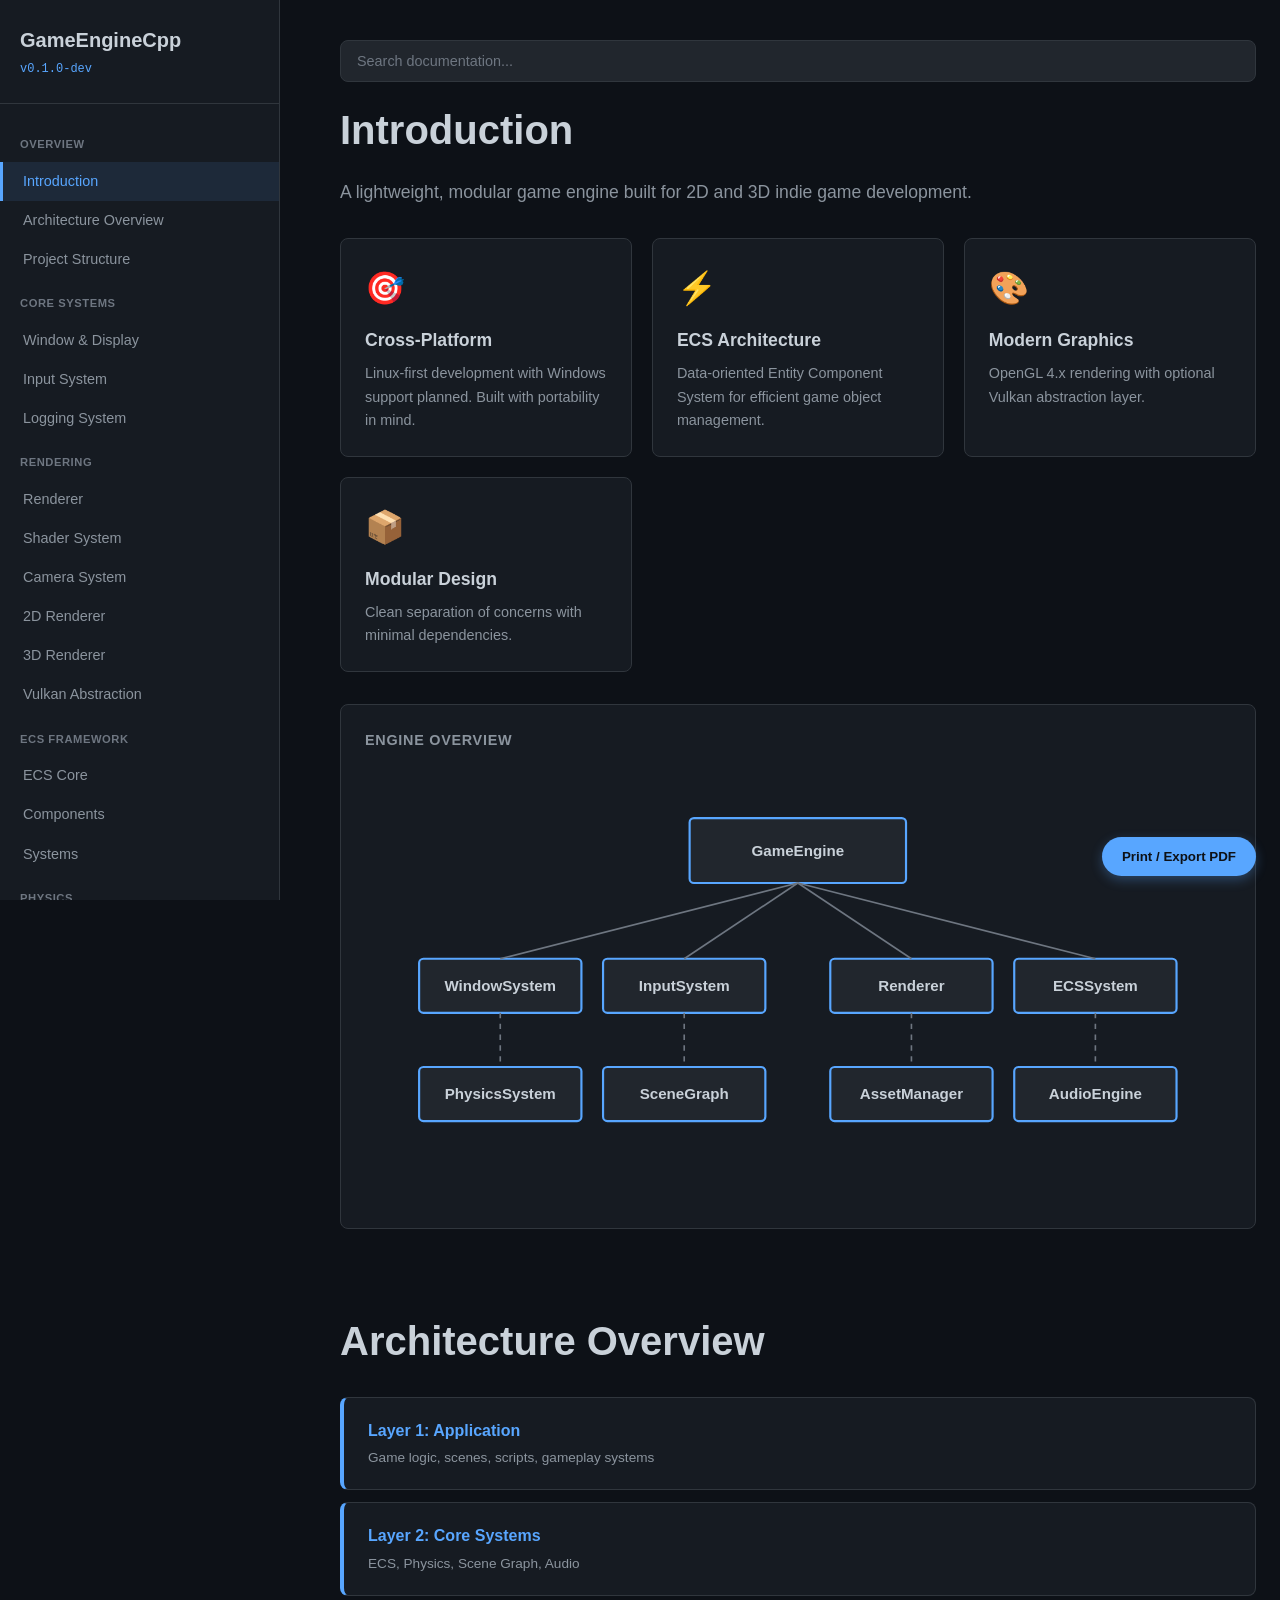
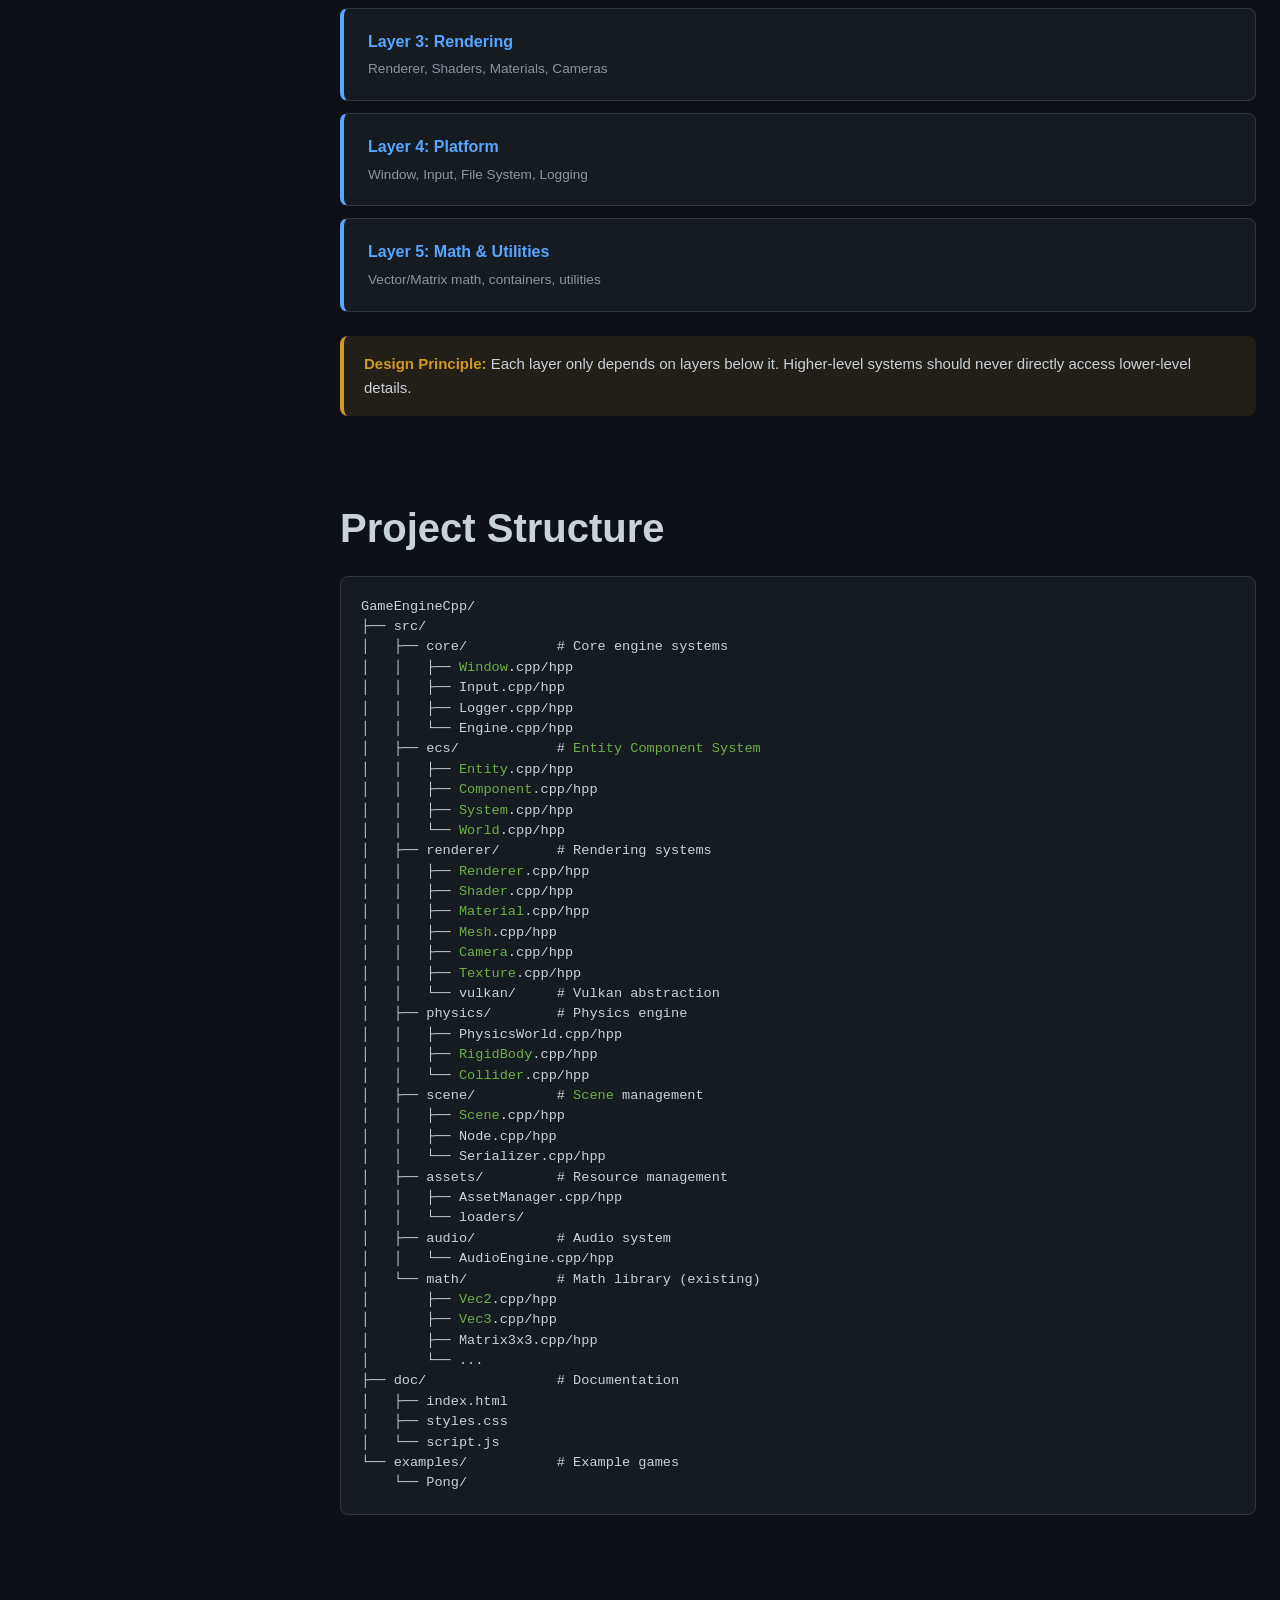
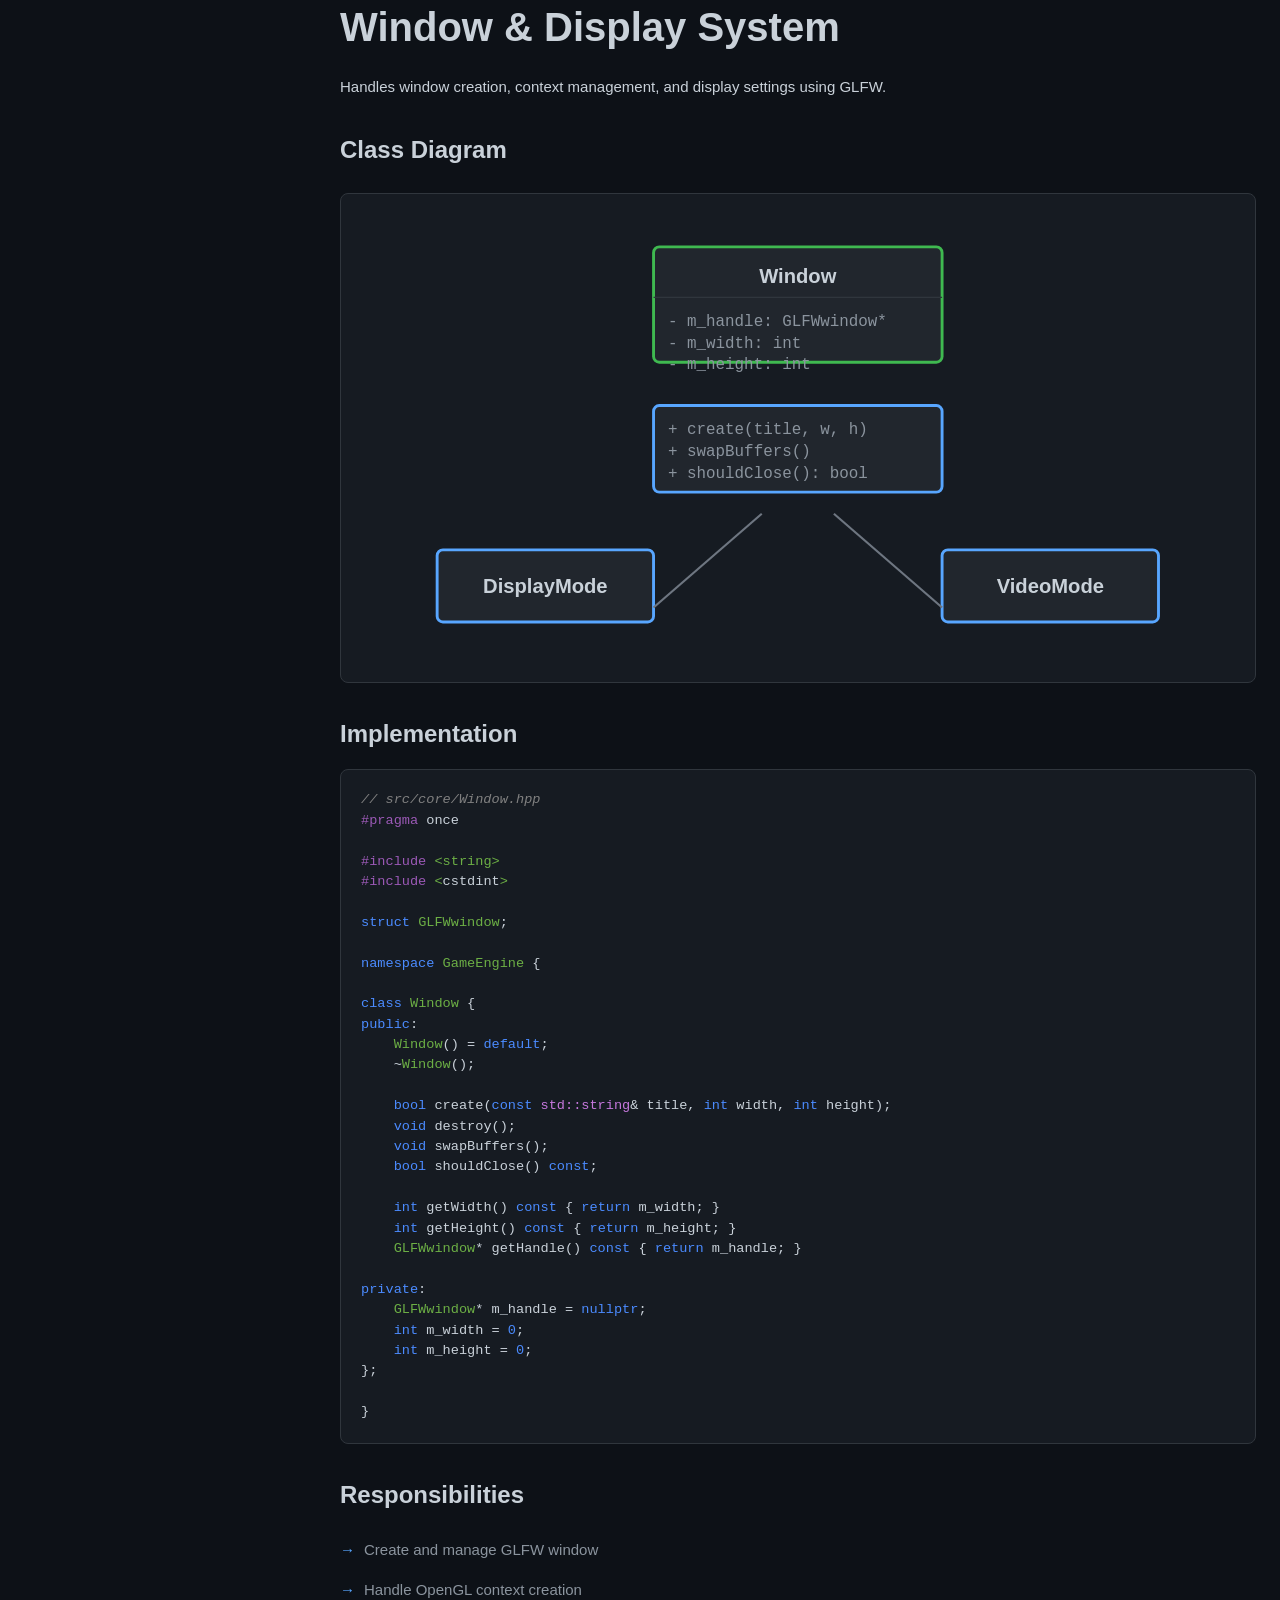
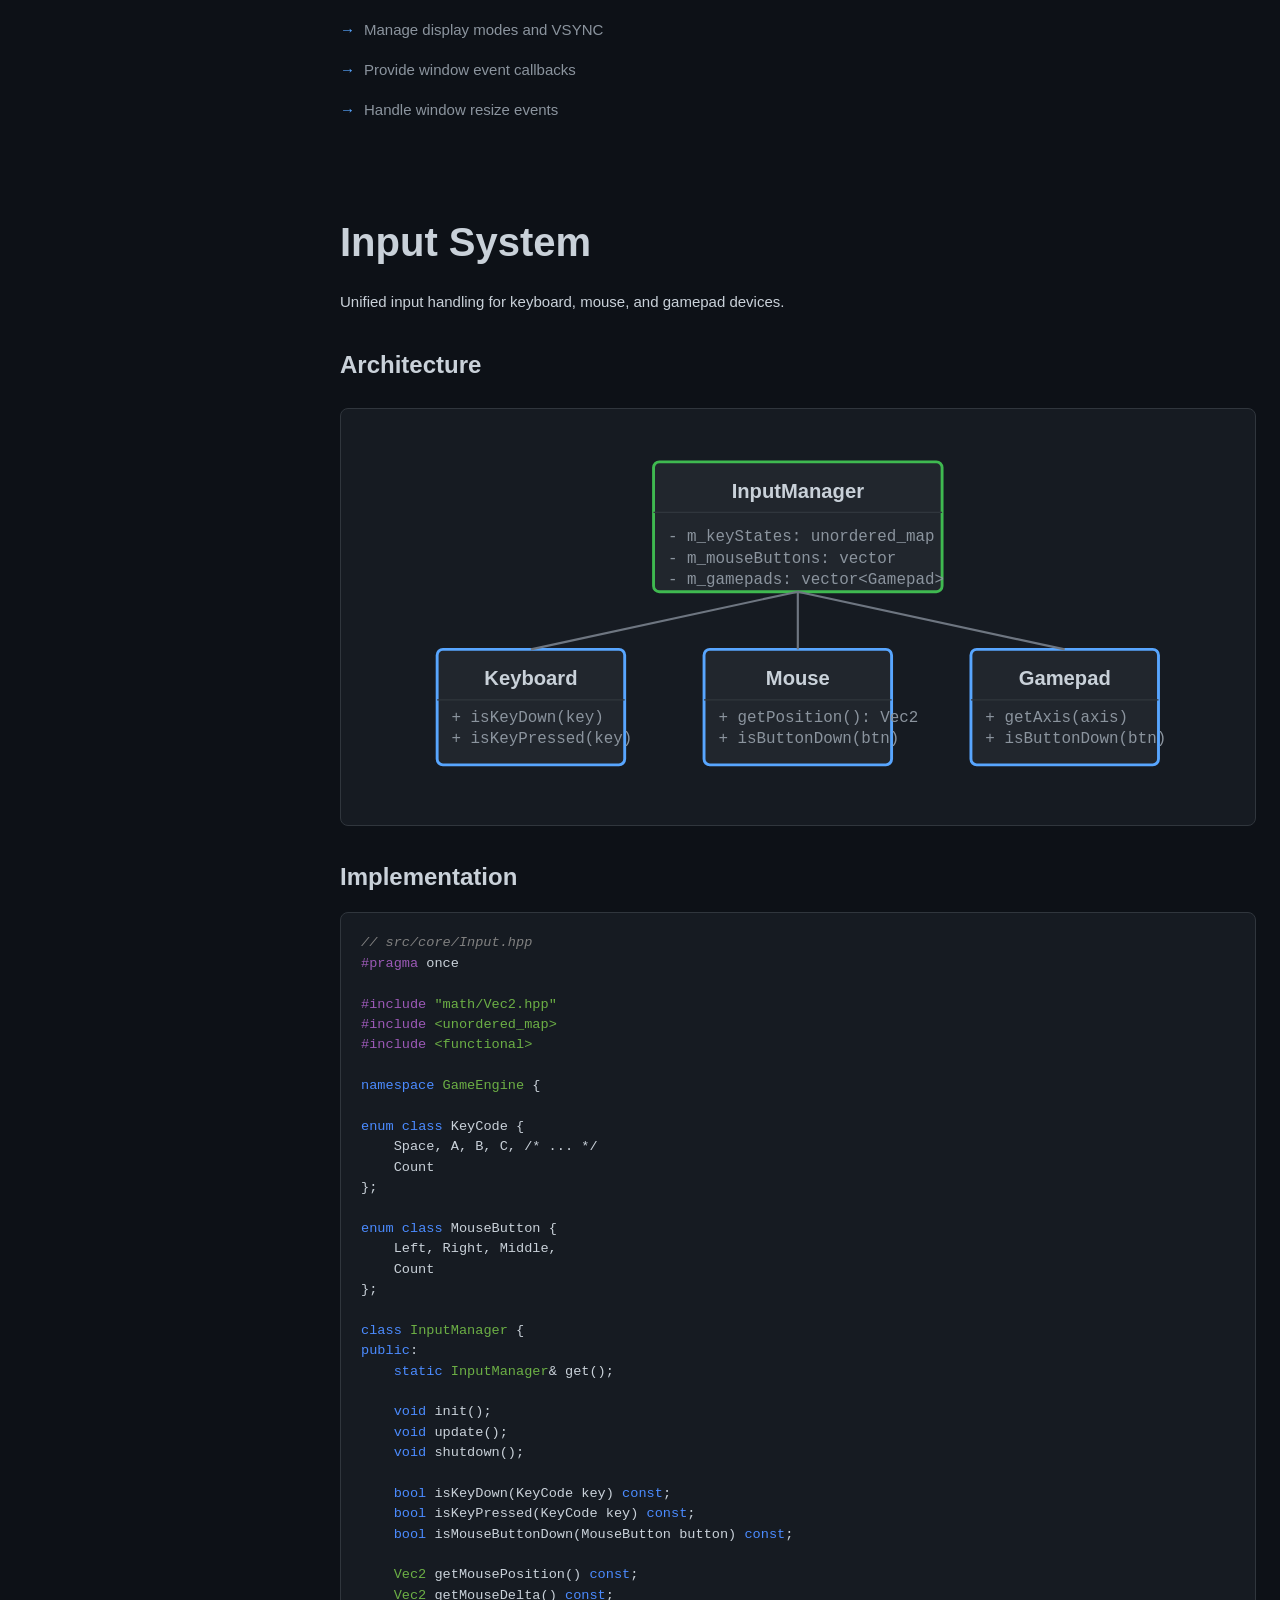
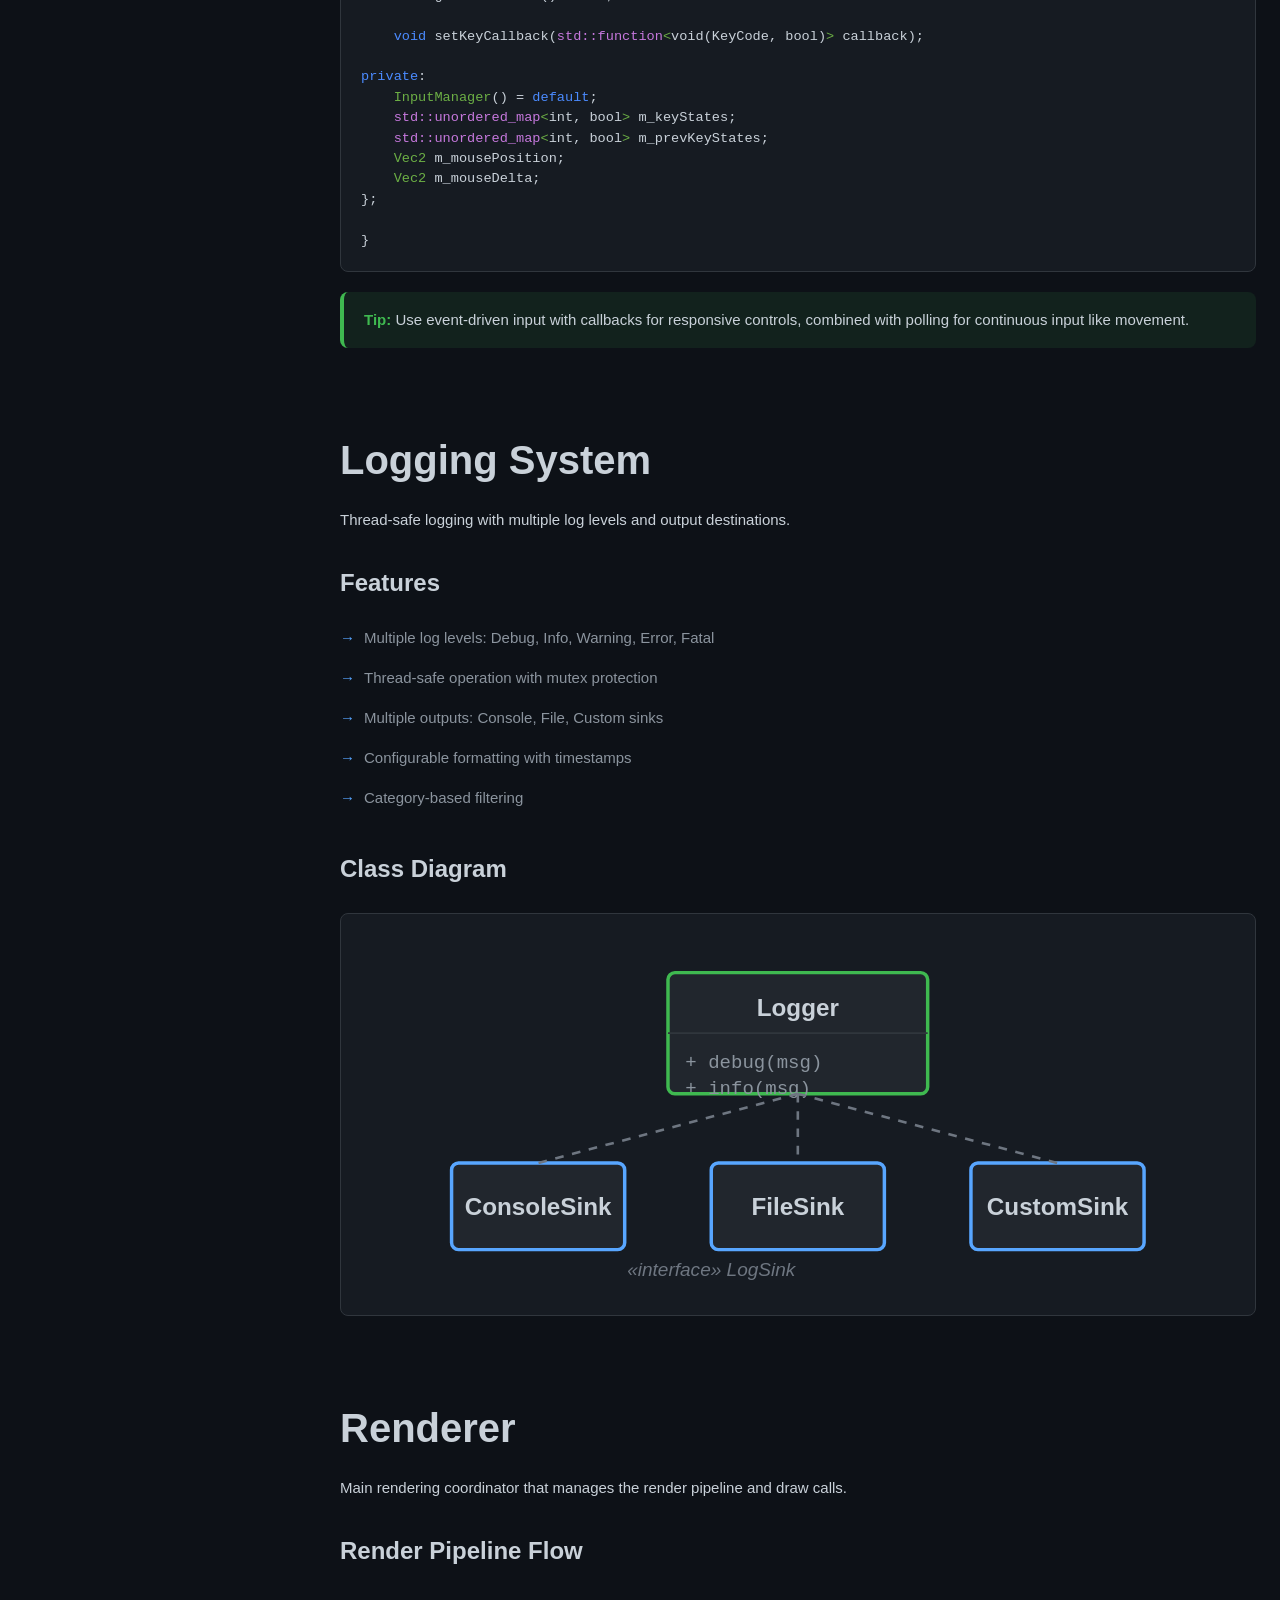
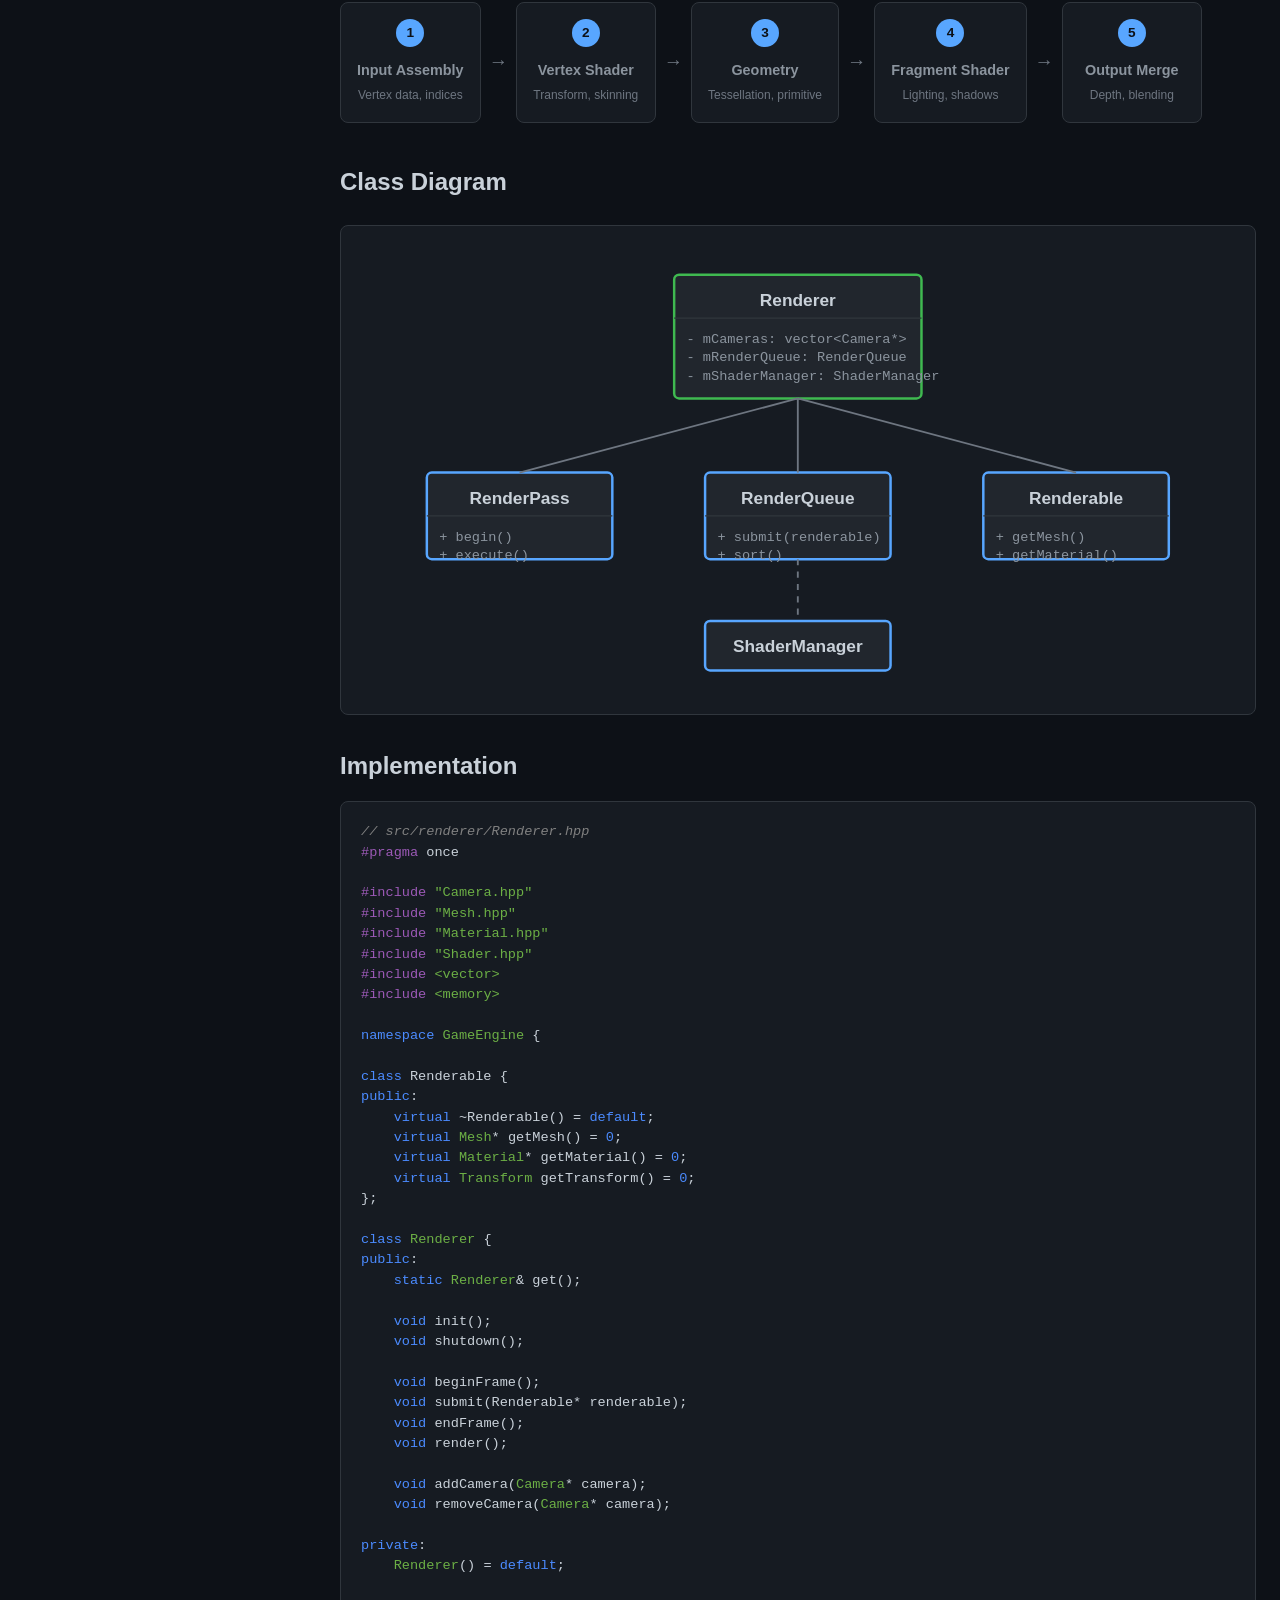
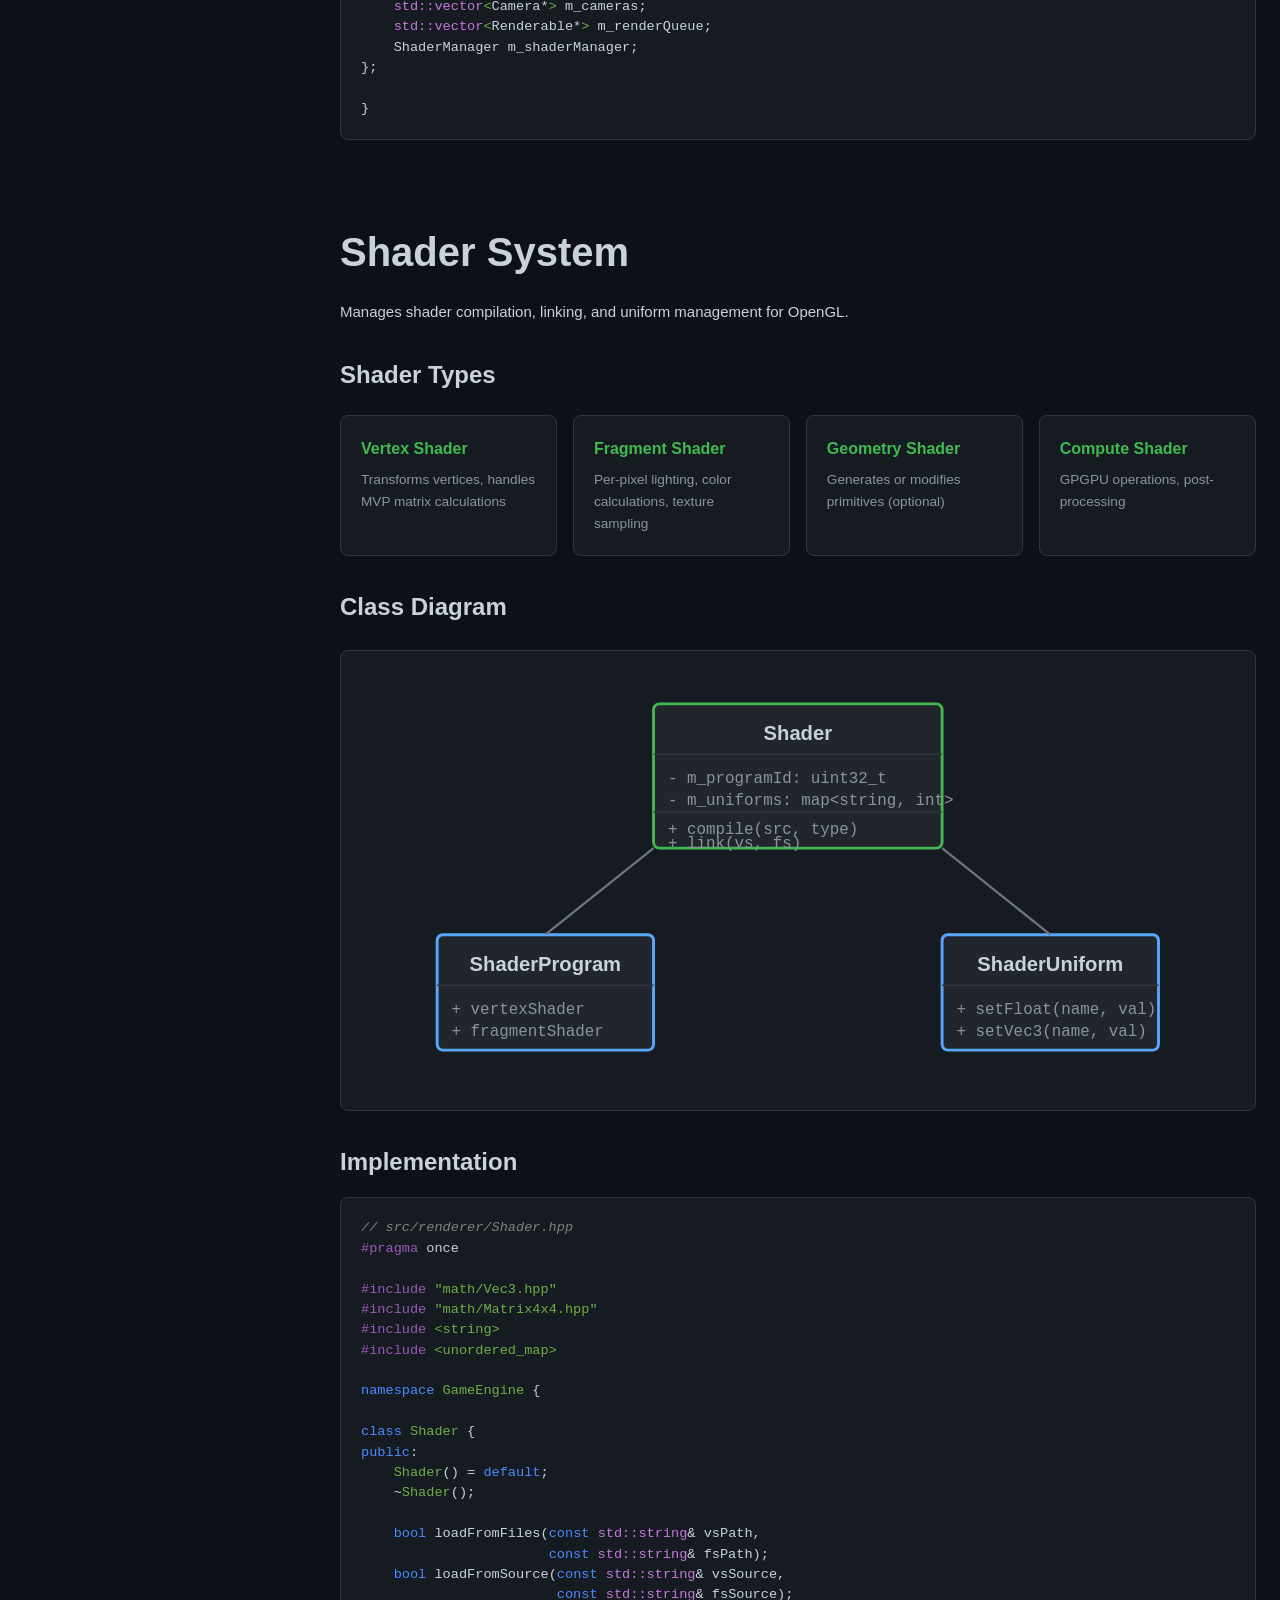
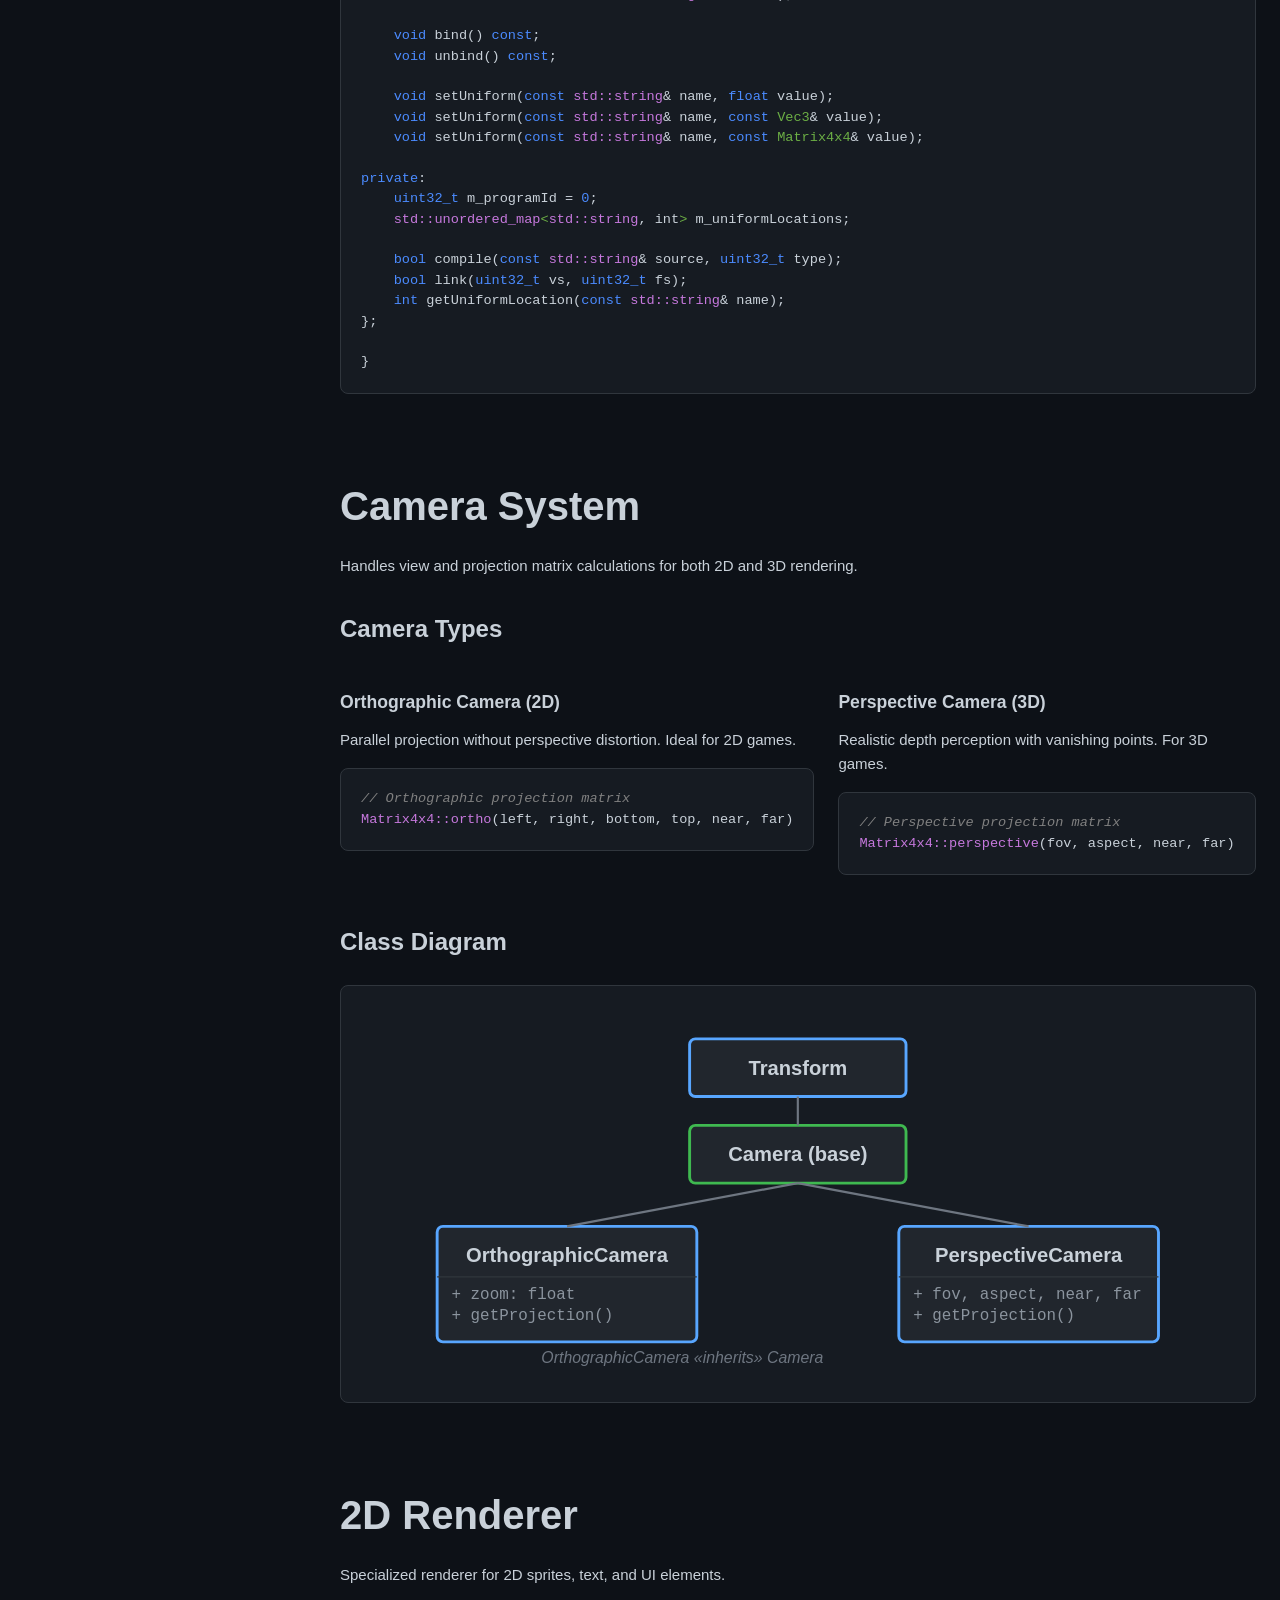
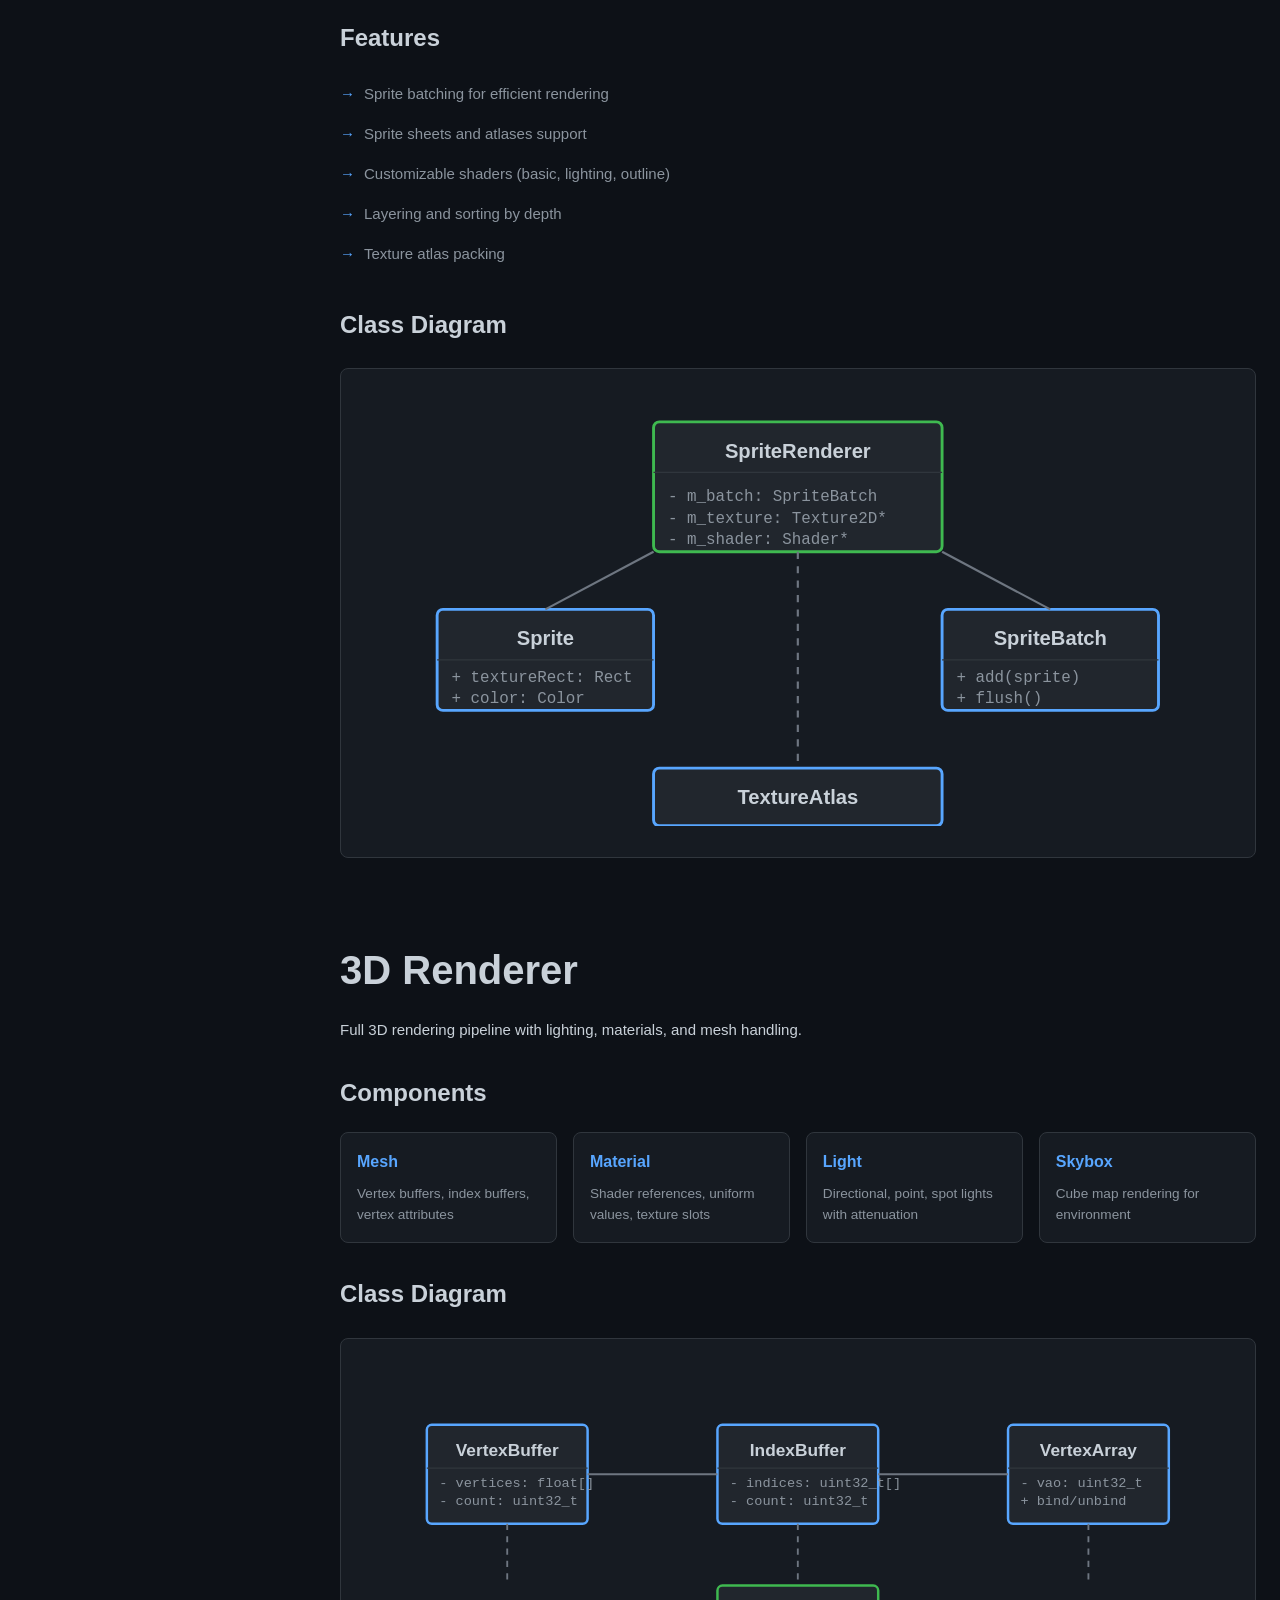
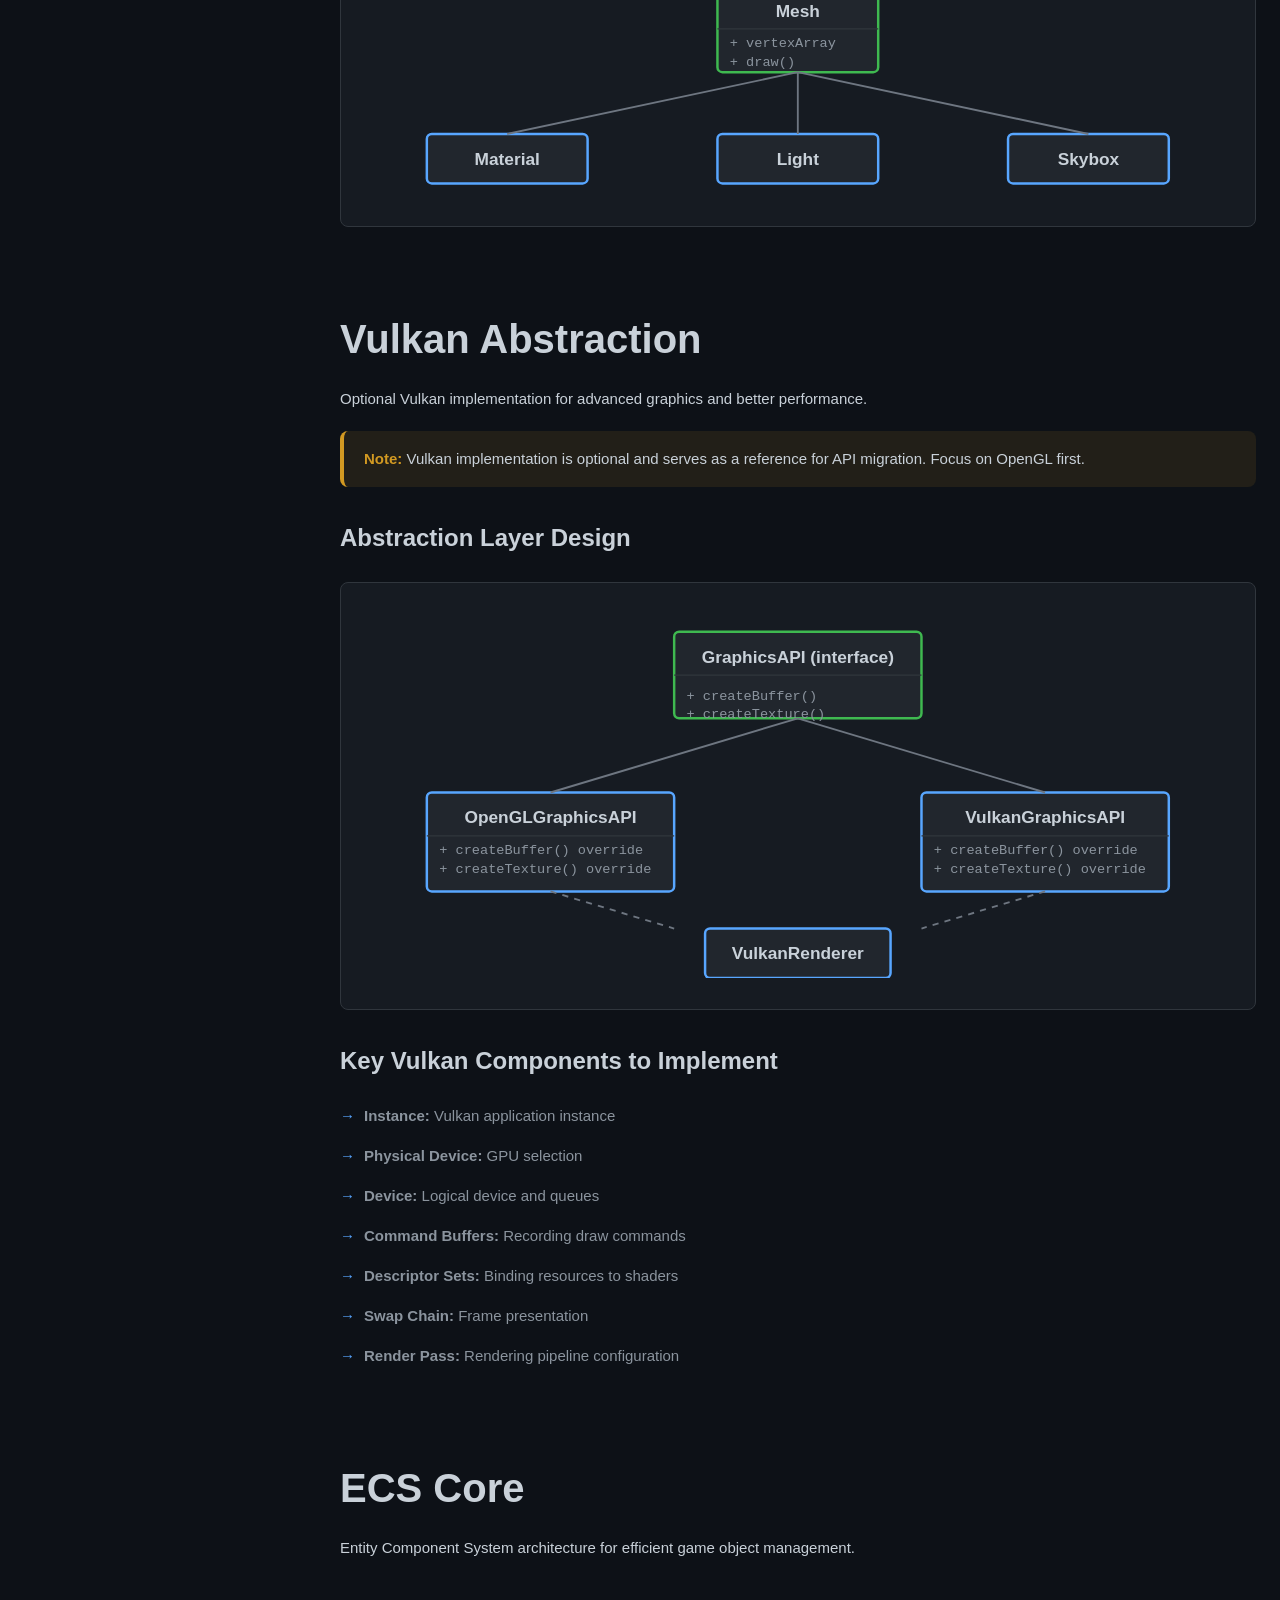
<file: C++/GameEngineCpp/doc/index.html>
<!DOCTYPE html>
<html lang="en">
<head>
    <meta charset="UTF-8">
    <meta name="viewport" content="width=device-width, initial-scale=1.0">
    <title>GameEngineCpp - Documentation</title>
    <link rel="stylesheet" href="styles.css">
    <link rel="icon" type="image/svg+xml" href="data:image/svg+xml,<svg xmlns='http://www.w3.org/2000/svg' viewBox='0 0 100 100'><text y='.9em' font-size='90'>🎮</text></svg>">
</head>
<body>
    <div class="app">
        <aside class="sidebar">
            <div class="sidebar-header">
                <h1>GameEngineCpp</h1>
                <p class="version">v0.1.0-dev</p>
            </div>
            <nav class="sidebar-nav">
                <div class="nav-section">
                    <h2>Overview</h2>
                    <ul>
                        <li><a href="#introduction" class="nav-link active">Introduction</a></li>
                        <li><a href="#architecture" class="nav-link">Architecture Overview</a></li>
                        <li><a href="#project-structure" class="nav-link">Project Structure</a></li>
                    </ul>
                </div>
                <div class="nav-section">
                    <h2>Core Systems</h2>
                    <ul>
                        <li><a href="#window-system" class="nav-link">Window & Display</a></li>
                        <li><a href="#input-system" class="nav-link">Input System</a></li>
                        <li><a href="#logging" class="nav-link">Logging System</a></li>
                    </ul>
                </div>
                <div class="nav-section">
                    <h2>Rendering</h2>
                    <ul>
                        <li><a href="#renderer" class="nav-link">Renderer</a></li>
                        <li><a href="#shader-system" class="nav-link">Shader System</a></li>
                        <li><a href="#camera-system" class="nav-link">Camera System</a></li>
                        <li><a href="#2d-renderer" class="nav-link">2D Renderer</a></li>
                        <li><a href="#3d-renderer" class="nav-link">3D Renderer</a></li>
                        <li><a href="#vulkan-abstraction" class="nav-link">Vulkan Abstraction</a></li>
                    </ul>
                </div>
                <div class="nav-section">
                    <h2>ECS Framework</h2>
                    <ul>
                        <li><a href="#ecs-core" class="nav-link">ECS Core</a></li>
                        <li><a href="#components" class="nav-link">Components</a></li>
                        <li><a href="#systems" class="nav-link">Systems</a></li>
                    </ul>
                </div>
                <div class="nav-section">
                    <h2>Physics</h2>
                    <ul>
                        <li><a href="#physics-core" class="nav-link">Physics Core</a></li>
                        <li><a href="#collision" class="nav-link">Collision Detection</a></li>
                        <li><a href="#rigid-bodies" class="nav-link">Rigid Bodies</a></li>
                    </ul>
                </div>
                <div class="nav-section">
                    <h2>Scene Management</h2>
                    <ul>
                        <li><a href="#scene-graph" class="nav-link">Scene Graph</a></li>
                        <li><a href="#transform" class="nav-link">Transform System</a></li>
                        <li><a href="#serialization" class="nav-link">Serialization</a></li>
                    </ul>
                </div>
                <div class="nav-section">
                    <h2>Resources</h2>
                    <ul>
                        <li><a href="#asset-manager" class="nav-link">Asset Manager</a></li>
                        <li><a href="#resource-loaders" class="nav-link">Resource Loaders</a></li>
                    </ul>
                </div>
                <div class="nav-section">
                    <h2>Audio</h2>
                    <ul>
                        <li><a href="#audio-engine" class="nav-link">Audio Engine</a></li>
                    </ul>
                </div>
                <div class="nav-section">
                    <h2>Utilities</h2>
                    <ul>
                        <li><a href="#math-library" class="nav-link">Math Library</a></li>
                        <li><a href="#utils" class="nav-link">Utilities</a></li>
                    </ul>
                </div>
            </nav>
        </aside>

        <main class="content">
            <section id="introduction" class="doc-section">
                <h1>Introduction</h1>
                <p class="lead">A lightweight, modular game engine built for 2D and 3D indie game development.</p>
                
                <div class="feature-grid">
                    <div class="feature-card">
                        <div class="feature-icon">🎯</div>
                        <h3>Cross-Platform</h3>
                        <p>Linux-first development with Windows support planned. Built with portability in mind.</p>
                    </div>
                    <div class="feature-card">
                        <div class="feature-icon">⚡</div>
                        <h3>ECS Architecture</h3>
                        <p>Data-oriented Entity Component System for efficient game object management.</p>
                    </div>
                    <div class="feature-card">
                        <div class="feature-icon">🎨</div>
                        <h3>Modern Graphics</h3>
                        <p>OpenGL 4.x rendering with optional Vulkan abstraction layer.</p>
                    </div>
                    <div class="feature-card">
                        <div class="feature-icon">📦</div>
                        <h3>Modular Design</h3>
                        <p>Clean separation of concerns with minimal dependencies.</p>
                    </div>
                </div>

                <div class="uml-container">
                    <h3>Engine Overview</h3>
                    <svg class="uml-diagram" viewBox="0 0 800 400" id="engine-overview">
                        <!-- Main Engine Box -->
                        <rect x="300" y="50" width="200" height="60" class="uml-class"/>
                        <text x="400" y="85" class="uml-title">GameEngine</text>
                        
                        <!-- Core Systems -->
                        <rect x="50" y="180" width="150" height="50" class="uml-class"/>
                        <text x="125" y="210" class="uml-title">WindowSystem</text>
                        
                        <rect x="220" y="180" width="150" height="50" class="uml-class"/>
                        <text x="295" y="210" class="uml-title">InputSystem</text>
                        
                        <rect x="430" y="180" width="150" height="50" class="uml-class"/>
                        <text x="505" y="210" class="uml-title">Renderer</text>
                        
                        <rect x="600" y="180" width="150" height="50" class="uml-class"/>
                        <text x="675" y="210" class="uml-title">ECSSystem</text>
                        
                        <!-- Additional Systems -->
                        <rect x="50" y="280" width="150" height="50" class="uml-class"/>
                        <text x="125" y="310" class="uml-title">PhysicsSystem</text>
                        
                        <rect x="220" y="280" width="150" height="50" class="uml-class"/>
                        <text x="295" y="310" class="uml-title">SceneGraph</text>
                        
                        <rect x="430" y="280" width="150" height="50" class="uml-class"/>
                        <text x="505" y="310" class="uml-title">AssetManager</text>
                        
                        <rect x="600" y="280" width="150" height="50" class="uml-class"/>
                        <text x="675" y="310" class="uml-title">AudioEngine</text>
                        
                        <!-- Connections -->
                        <line x1="400" y1="110" x2="125" y2="180" class="uml-line"/>
                        <line x1="400" y1="110" x2="295" y2="180" class="uml-line"/>
                        <line x1="400" y1="110" x2="505" y2="180" class="uml-line"/>
                        <line x1="400" y1="110" x2="675" y2="180" class="uml-line"/>
                        
                        <line x1="125" y1="230" x2="125" y2="280" class="uml-line-dashed"/>
                        <line x1="295" y1="230" x2="295" y2="280" class="uml-line-dashed"/>
                        <line x1="505" y1="230" x2="505" y2="280" class="uml-line-dashed"/>
                        <line x1="675" y1="230" x2="675" y2="280" class="uml-line-dashed"/>
                    </svg>
                </div>
            </section>

            <section id="architecture" class="doc-section">
                <h1>Architecture Overview</h1>
                
                <div class="arch-layers">
                    <div class="layer" data-layer="1">
                        <h3>Layer 1: Application</h3>
                        <p>Game logic, scenes, scripts, gameplay systems</p>
                    </div>
                    <div class="layer" data-layer="2">
                        <h3>Layer 2: Core Systems</h3>
                        <p>ECS, Physics, Scene Graph, Audio</p>
                    </div>
                    <div class="layer" data-layer="3">
                        <h3>Layer 3: Rendering</h3>
                        <p>Renderer, Shaders, Materials, Cameras</p>
                    </div>
                    <div class="layer" data-layer="4">
                        <h3>Layer 4: Platform</h3>
                        <p>Window, Input, File System, Logging</p>
                    </div>
                    <div class="layer" data-layer="5">
                        <h3>Layer 5: Math & Utilities</h3>
                        <p>Vector/Matrix math, containers, utilities</p>
                    </div>
                </div>

                <div class="info-box warning">
                    <strong>Design Principle:</strong> Each layer only depends on layers below it. Higher-level systems should never directly access lower-level details.
                </div>
            </section>

            <section id="project-structure" class="doc-section">
                <h1>Project Structure</h1>
                
                <pre class="code-block"><code>GameEngineCpp/
├── src/
│   ├── core/           # Core engine systems
│   │   ├── Window.cpp/hpp
│   │   ├── Input.cpp/hpp
│   │   ├── Logger.cpp/hpp
│   │   └── Engine.cpp/hpp
│   ├── ecs/            # Entity Component System
│   │   ├── Entity.cpp/hpp
│   │   ├── Component.cpp/hpp
│   │   ├── System.cpp/hpp
│   │   └── World.cpp/hpp
│   ├── renderer/       # Rendering systems
│   │   ├── Renderer.cpp/hpp
│   │   ├── Shader.cpp/hpp
│   │   ├── Material.cpp/hpp
│   │   ├── Mesh.cpp/hpp
│   │   ├── Camera.cpp/hpp
│   │   ├── Texture.cpp/hpp
│   │   └── vulkan/     # Vulkan abstraction
│   ├── physics/        # Physics engine
│   │   ├── PhysicsWorld.cpp/hpp
│   │   ├── RigidBody.cpp/hpp
│   │   └── Collider.cpp/hpp
│   ├── scene/          # Scene management
│   │   ├── Scene.cpp/hpp
│   │   ├── Node.cpp/hpp
│   │   └── Serializer.cpp/hpp
│   ├── assets/         # Resource management
│   │   ├── AssetManager.cpp/hpp
│   │   └── loaders/
│   ├── audio/          # Audio system
│   │   └── AudioEngine.cpp/hpp
│   └── math/           # Math library (existing)
│       ├── Vec2.cpp/hpp
│       ├── Vec3.cpp/hpp
│       ├── Matrix3x3.cpp/hpp
│       └── ...
├── doc/                # Documentation
│   ├── index.html
│   ├── styles.css
│   └── script.js
└── examples/           # Example games
    └── Pong/</code></pre>
            </section>

            <section id="window-system" class="doc-section">
                <h1>Window & Display System</h1>
                <p>Handles window creation, context management, and display settings using GLFW.</p>

                <h2>Class Diagram</h2>
                <div class="uml-container">
                    <svg class="uml-diagram" viewBox="0 0 600 300" id="window-uml">
                        <rect x="200" y="20" width="200" height="80" class="uml-class-primary"/>
                        <text x="300" y="45" class="uml-title">Window</text>
                        <line x1="200" y1="55" x2="400" y2="55" class="uml-divider"/>
                        <text x="210" y="75" class="uml-member">- m_handle: GLFWwindow*</text>
                        <text x="210" y="90" class="uml-member">- m_width: int</text>
                        <text x="210" y="105" class="uml-member">- m_height: int</text>
                        
                        <rect x="200" y="130" width="200" height="60" class="uml-class"/>
                        <text x="210" y="150" class="uml-member">+ create(title, w, h)</text>
                        <text x="210" y="165" class="uml-member">+ swapBuffers()</text>
                        <text x="210" y="180" class="uml-member">+ shouldClose(): bool</text>
                        
                        <rect x="50" y="230" width="150" height="50" class="uml-class"/>
                        <text x="125" y="260" class="uml-title">DisplayMode</text>
                        
                        <rect x="400" y="230" width="150" height="50" class="uml-class"/>
                        <text x="475" y="260" class="uml-title">VideoMode</text>
                        
                        <line x1="200" y1="270" x2="275" y2="205" class="uml-line"/>
                        <line x1="400" y1="270" x2="325" y2="205" class="uml-line"/>
                    </svg>
                </div>

                <h2>Implementation</h2>
                <pre class="code-block"><code>// src/core/Window.hpp
#pragma once

#include &lt;string&gt;
#include &lt;cstdint&gt;

struct GLFWwindow;

namespace GameEngine {

class Window {
public:
    Window() = default;
    ~Window();
    
    bool create(const std::string& title, int width, int height);
    void destroy();
    void swapBuffers();
    bool shouldClose() const;
    
    int getWidth() const { return m_width; }
    int getHeight() const { return m_height; }
    GLFWwindow* getHandle() const { return m_handle; }
    
private:
    GLFWwindow* m_handle = nullptr;
    int m_width = 0;
    int m_height = 0;
};

}</code></pre>

                <h2>Responsibilities</h2>
                <ul class="feature-list">
                    <li>Create and manage GLFW window</li>
                    <li>Handle OpenGL context creation</li>
                    <li>Manage display modes and VSYNC</li>
                    <li>Provide window event callbacks</li>
                    <li>Handle window resize events</li>
                </ul>
            </section>

            <section id="input-system" class="doc-section">
                <h1>Input System</h1>
                <p>Unified input handling for keyboard, mouse, and gamepad devices.</p>

                <h2>Architecture</h2>
                <div class="uml-container">
                    <svg class="uml-diagram" viewBox="0 0 600 250" id="input-uml">
                        <rect x="200" y="20" width="200" height="90" class="uml-class-primary"/>
                        <text x="300" y="45" class="uml-title">InputManager</text>
                        <line x1="200" y1="55" x2="400" y2="55" class="uml-divider"/>
                        <text x="210" y="75" class="uml-member">- m_keyStates: unordered_map</text>
                        <text x="210" y="90" class="uml-member">- m_mouseButtons: vector</text>
                        <text x="210" y="105" class="uml-member">- m_gamepads: vector&lt;Gamepad&gt;</text>
                        
                        <rect x="50" y="150" width="130" height="80" class="uml-class"/>
                        <text x="115" y="175" class="uml-title">Keyboard</text>
                        <line x1="50" y1="185" x2="180" y2="185" class="uml-divider"/>
                        <text x="60" y="200" class="uml-member">+ isKeyDown(key)</text>
                        <text x="60" y="215" class="uml-member">+ isKeyPressed(key)</text>
                        
                        <rect x="235" y="150" width="130" height="80" class="uml-class"/>
                        <text x="300" y="175" class="uml-title">Mouse</text>
                        <line x1="235" y1="185" x2="365" y2="185" class="uml-divider"/>
                        <text x="245" y="200" class="uml-member">+ getPosition(): Vec2</text>
                        <text x="245" y="215" class="uml-member">+ isButtonDown(btn)</text>
                        
                        <rect x="420" y="150" width="130" height="80" class="uml-class"/>
                        <text x="485" y="175" class="uml-title">Gamepad</text>
                        <line x1="420" y1="185" x2="550" y2="185" class="uml-divider"/>
                        <text x="430" y="200" class="uml-member">+ getAxis(axis)</text>
                        <text x="430" y="215" class="uml-member">+ isButtonDown(btn)</text>
                        
                        <line x1="300" y1="110" x2="115" y2="150" class="uml-line"/>
                        <line x1="300" y1="110" x2="300" y2="150" class="uml-line"/>
                        <line x1="300" y1="110" x2="485" y2="150" class="uml-line"/>
                    </svg>
                </div>

                <h2>Implementation</h2>
                <pre class="code-block"><code>// src/core/Input.hpp
#pragma once

#include "math/Vec2.hpp"
#include &lt;unordered_map&gt;
#include &lt;functional&gt;

namespace GameEngine {

enum class KeyCode {
    Space, A, B, C, /* ... */
    Count
};

enum class MouseButton {
    Left, Right, Middle,
    Count
};

class InputManager {
public:
    static InputManager& get();
    
    void init();
    void update();
    void shutdown();
    
    bool isKeyDown(KeyCode key) const;
    bool isKeyPressed(KeyCode key) const;
    bool isMouseButtonDown(MouseButton button) const;
    
    Vec2 getMousePosition() const;
    Vec2 getMouseDelta() const;
    
    void setKeyCallback(std::function&lt;void(KeyCode, bool)&gt; callback);
    
private:
    InputManager() = default;
    std::unordered_map&lt;int, bool&gt; m_keyStates;
    std::unordered_map&lt;int, bool&gt; m_prevKeyStates;
    Vec2 m_mousePosition;
    Vec2 m_mouseDelta;
};

}</code></pre>

                <div class="info-box tip">
                    <strong>Tip:</strong> Use event-driven input with callbacks for responsive controls, combined with polling for continuous input like movement.
                </div>
            </section>

            <section id="logging" class="doc-section">
                <h1>Logging System</h1>
                <p>Thread-safe logging with multiple log levels and output destinations.</p>

                <h2>Features</h2>
                <ul class="feature-list">
                    <li>Multiple log levels: Debug, Info, Warning, Error, Fatal</li>
                    <li>Thread-safe operation with mutex protection</li>
                    <li>Multiple outputs: Console, File, Custom sinks</li>
                    <li>Configurable formatting with timestamps</li>
                    <li>Category-based filtering</li>
                </ul>

                <h2>Class Diagram</h2>
                <div class="uml-container">
                    <svg class="uml-diagram" viewBox="0 0 500 200" id="logger-uml">
                        <rect x="175" y="20" width="150" height="70" class="uml-class-primary"/>
                        <text x="250" y="45" class="uml-title">Logger</text>
                        <line x1="175" y1="55" x2="325" y2="55" class="uml-divider"/>
                        <text x="185" y="75" class="uml-member">+ debug(msg)</text>
                        <text x="185" y="90" class="uml-member">+ info(msg)</text>
                        
                        <rect x="50" y="130" width="100" height="50" class="uml-class"/>
                        <text x="100" y="160" class="uml-title">ConsoleSink</text>
                        
                        <rect x="200" y="130" width="100" height="50" class="uml-class"/>
                        <text x="250" y="160" class="uml-title">FileSink</text>
                        
                        <rect x="350" y="130" width="100" height="50" class="uml-class"/>
                        <text x="400" y="160" class="uml-title">CustomSink</text>
                        
                        <line x1="250" y1="90" x2="100" y2="130" class="uml-line-dashed"/>
                        <line x1="250" y1="90" x2="250" y2="130" class="uml-line-dashed"/>
                        <line x1="250" y1="90" x2="400" y2="130" class="uml-line-dashed"/>
                        
                        <text x="200" y="195" class="uml-note">«interface» LogSink</text>
                    </svg>
                </div>
            </section>

            <section id="renderer" class="doc-section">
                <h1>Renderer</h1>
                <p>Main rendering coordinator that manages the render pipeline and draw calls.</p>

                <h2>Render Pipeline Flow</h2>
                <div class="pipeline-flow">
                    <div class="pipeline-stage">
                        <div class="stage-number">1</div>
                        <div class="stage-content">
                            <h4>Input Assembly</h4>
                            <p>Vertex data, indices</p>
                        </div>
                    </div>
                    <div class="pipeline-arrow">→</div>
                    <div class="pipeline-stage">
                        <div class="stage-number">2</div>
                        <div class="stage-content">
                            <h4>Vertex Shader</h4>
                            <p>Transform, skinning</p>
                        </div>
                    </div>
                    <div class="pipeline-arrow">→</div>
                    <div class="pipeline-stage">
                        <div class="stage-number">3</div>
                        <div class="stage-content">
                            <h4>Geometry</h4>
                            <p>Tessellation, primitive</p>
                        </div>
                    </div>
                    <div class="pipeline-arrow">→</div>
                    <div class="pipeline-stage">
                        <div class="stage-number">4</div>
                        <div class="stage-content">
                            <h4>Fragment Shader</h4>
                            <p>Lighting, shadows</p>
                        </div>
                    </div>
                    <div class="pipeline-arrow">→</div>
                    <div class="pipeline-stage">
                        <div class="stage-number">5</div>
                        <div class="stage-content">
                            <h4>Output Merge</h4>
                            <p>Depth, blending</p>
                        </div>
                    </div>
                </div>

                <h2>Class Diagram</h2>
                <div class="uml-container">
                    <svg class="uml-diagram" viewBox="0 0 700 350" id="renderer-uml">
                        <rect x="250" y="20" width="200" height="100" class="uml-class-primary"/>
                        <text x="350" y="45" class="uml-title">Renderer</text>
                        <line x1="250" y1="55" x2="450" y2="55" class="uml-divider"/>
                        <text x="260" y="75" class="uml-member">- mCameras: vector&lt;Camera*&gt;</text>
                        <text x="260" y="90" class="uml-member">- mRenderQueue: RenderQueue</text>
                        <text x="260" y="105" class="uml-member">- mShaderManager: ShaderManager</text>
                        
                        <rect x="50" y="180" width="150" height="70" class="uml-class"/>
                        <text x="125" y="205" class="uml-title">RenderPass</text>
                        <line x1="50" y1="215" x2="200" y2="215" class="uml-divider"/>
                        <text x="60" y="235" class="uml-member">+ begin()</text>
                        <text x="60" y="250" class="uml-member">+ execute()</text>
                        
                        <rect x="275" y="180" width="150" height="70" class="uml-class"/>
                        <text x="350" y="205" class="uml-title">RenderQueue</text>
                        <line x1="275" y1="215" x2="425" y2="215" class="uml-divider"/>
                        <text x="285" y="235" class="uml-member">+ submit(renderable)</text>
                        <text x="285" y="250" class="uml-member">+ sort()</text>
                        
                        <rect x="500" y="180" width="150" height="70" class="uml-class"/>
                        <text x="575" y="205" class="uml-title">Renderable</text>
                        <line x1="500" y1="215" x2="650" y2="215" class="uml-divider"/>
                        <text x="510" y="235" class="uml-member">+ getMesh()</text>
                        <text x="510" y="250" class="uml-member">+ getMaterial()</text>
                        
                        <rect x="275" y="300" width="150" height="40" class="uml-class"/>
                        <text x="350" y="325" class="uml-title">ShaderManager</text>
                        
                        <line x1="350" y1="120" x2="125" y2="180" class="uml-line"/>
                        <line x1="350" y1="120" x2="350" y2="180" class="uml-line"/>
                        <line x1="350" y1="120" x2="575" y2="180" class="uml-line"/>
                        <line x1="350" y1="250" x2="350" y2="300" class="uml-line-dashed"/>
                    </svg>
                </div>

                <h2>Implementation</h2>
                <pre class="code-block"><code>// src/renderer/Renderer.hpp
#pragma once

#include "Camera.hpp"
#include "Mesh.hpp"
#include "Material.hpp"
#include "Shader.hpp"
#include &lt;vector&gt;
#include &lt;memory&gt;

namespace GameEngine {

class Renderable {
public:
    virtual ~Renderable() = default;
    virtual Mesh* getMesh() = 0;
    virtual Material* getMaterial() = 0;
    virtual Transform getTransform() = 0;
};

class Renderer {
public:
    static Renderer& get();
    
    void init();
    void shutdown();
    
    void beginFrame();
    void submit(Renderable* renderable);
    void endFrame();
    void render();
    
    void addCamera(Camera* camera);
    void removeCamera(Camera* camera);
    
private:
    Renderer() = default;
    
    std::vector&lt;Camera*&gt; m_cameras;
    std::vector&lt;Renderable*&gt; m_renderQueue;
    ShaderManager m_shaderManager;
};

}</code></pre>
            </section>

            <section id="shader-system" class="doc-section">
                <h1>Shader System</h1>
                <p>Manages shader compilation, linking, and uniform management for OpenGL.</p>

                <h2>Shader Types</h2>
                <div class="shader-types">
                    <div class="shader-card">
                        <h3>Vertex Shader</h3>
                        <p>Transforms vertices, handles MVP matrix calculations</p>
                    </div>
                    <div class="shader-card">
                        <h3>Fragment Shader</h3>
                        <p>Per-pixel lighting, color calculations, texture sampling</p>
                    </div>
                    <div class="shader-card">
                        <h3>Geometry Shader</h3>
                        <p>Generates or modifies primitives (optional)</p>
                    </div>
                    <div class="shader-card">
                        <h3>Compute Shader</h3>
                        <p>GPGPU operations, post-processing</p>
                    </div>
                </div>

                <h2>Class Diagram</h2>
                <div class="uml-container">
                    <svg class="uml-diagram" viewBox="0 0 600 280" id="shader-uml">
                        <rect x="200" y="20" width="200" height="100" class="uml-class-primary"/>
                        <text x="300" y="45" class="uml-title">Shader</text>
                        <line x1="200" y1="55" x2="400" y2="55" class="uml-divider"/>
                        <text x="210" y="75" class="uml-member">- m_programId: uint32_t</text>
                        <text x="210" y="90" class="uml-member">- m_uniforms: map&lt;string, int&gt;</text>
                        <line x1="200" y1="95" x2="400" y2="95" class="uml-divider"/>
                        <text x="210" y="110" class="uml-member">+ compile(src, type)</text>
                        <text x="210" y="120" class="uml-member">+ link(vs, fs)</text>
                        
                        <rect x="50" y="180" width="150" height="80" class="uml-class"/>
                        <text x="125" y="205" class="uml-title">ShaderProgram</text>
                        <line x1="50" y1="215" x2="200" y2="215" class="uml-divider"/>
                        <text x="60" y="235" class="uml-member">+ vertexShader</text>
                        <text x="60" y="250" class="uml-member">+ fragmentShader</text>
                        
                        <rect x="400" y="180" width="150" height="80" class="uml-class"/>
                        <text x="475" y="205" class="uml-title">ShaderUniform</text>
                        <line x1="400" y1="215" x2="550" y2="215" class="uml-divider"/>
                        <text x="410" y="235" class="uml-member">+ setFloat(name, val)</text>
                        <text x="410" y="250" class="uml-member">+ setVec3(name, val)</text>
                        
                        <line x1="200" y1="120" x2="125" y2="180" class="uml-line"/>
                        <line x1="400" y1="120" x2="475" y2="180" class="uml-line"/>
                    </svg>
                </div>

                <h2>Implementation</h2>
                <pre class="code-block"><code>// src/renderer/Shader.hpp
#pragma once

#include "math/Vec3.hpp"
#include "math/Matrix4x4.hpp"
#include &lt;string&gt;
#include &lt;unordered_map&gt;

namespace GameEngine {

class Shader {
public:
    Shader() = default;
    ~Shader();
    
    bool loadFromFiles(const std::string&amp; vsPath, 
                       const std::string&amp; fsPath);
    bool loadFromSource(const std::string&amp; vsSource,
                        const std::string&amp; fsSource);
    
    void bind() const;
    void unbind() const;
    
    void setUniform(const std::string&amp; name, float value);
    void setUniform(const std::string&amp; name, const Vec3&amp; value);
    void setUniform(const std::string&amp; name, const Matrix4x4&amp; value);
    
private:
    uint32_t m_programId = 0;
    std::unordered_map&lt;std::string, int&gt; m_uniformLocations;
    
    bool compile(const std::string&amp; source, uint32_t type);
    bool link(uint32_t vs, uint32_t fs);
    int getUniformLocation(const std::string&amp; name);
};

}</code></pre>
            </section>

            <section id="camera-system" class="doc-section">
                <h1>Camera System</h1>
                <p>Handles view and projection matrix calculations for both 2D and 3D rendering.</p>

                <h2>Camera Types</h2>
                <div class="two-column">
                    <div>
                        <h3>Orthographic Camera (2D)</h3>
                        <p>Parallel projection without perspective distortion. Ideal for 2D games.</p>
                        <pre class="code-block"><code>// Orthographic projection matrix
Matrix4x4::ortho(left, right, bottom, top, near, far)</code></pre>
                    </div>
                    <div>
                        <h3>Perspective Camera (3D)</h3>
                        <p>Realistic depth perception with vanishing points. For 3D games.</p>
                        <pre class="code-block"><code>// Perspective projection matrix
Matrix4x4::perspective(fov, aspect, near, far)</code></pre>
                    </div>
                </div>

                <h2>Class Diagram</h2>
                <div class="uml-container">
                    <svg class="uml-diagram" viewBox="0 0 600 250" id="camera-uml">
                        <rect x="225" y="20" width="150" height="40" class="uml-class"/>
                        <text x="300" y="45" class="uml-title">Transform</text>
                        
                        <rect x="225" y="80" width="150" height="40" class="uml-class-primary"/>
                        <text x="300" y="105" class="uml-title">Camera (base)</text>
                        
                        <rect x="50" y="150" width="180" height="80" class="uml-class"/>
                        <text x="140" y="175" class="uml-title">OrthographicCamera</text>
                        <line x1="50" y1="185" x2="230" y2="185" class="uml-divider"/>
                        <text x="60" y="200" class="uml-member">+ zoom: float</text>
                        <text x="60" y="215" class="uml-member">+ getProjection()</text>
                        
                        <rect x="370" y="150" width="180" height="80" class="uml-class"/>
                        <text x="460" y="175" class="uml-title">PerspectiveCamera</text>
                        <line x1="370" y1="185" x2="550" y2="185" class="uml-divider"/>
                        <text x="380" y="200" class="uml-member">+ fov, aspect, near, far</text>
                        <text x="380" y="215" class="uml-member">+ getProjection()</text>
                        
                        <line x1="300" y1="60" x2="300" y2="80" class="uml-line"/>
                        <line x1="300" y1="120" x2="140" y2="150" class="uml-line"/>
                        <line x1="300" y1="120" x2="460" y2="150" class="uml-line"/>
                        
                        <text x="220" y="245" class="uml-note">OrthographicCamera «inherits» Camera</text>
                    </svg>
                </div>
            </section>

            <section id="2d-renderer" class="doc-section">
                <h1>2D Renderer</h1>
                <p>Specialized renderer for 2D sprites, text, and UI elements.</p>

                <h2>Features</h2>
                <ul class="feature-list">
                    <li>Sprite batching for efficient rendering</li>
                    <li>Sprite sheets and atlases support</li>
                    <li>Customizable shaders (basic, lighting, outline)</li>
                    <li>Layering and sorting by depth</li>
                    <li>Texture atlas packing</li>
                </ul>

                <h2>Class Diagram</h2>
                <div class="uml-container">
                    <svg class="uml-diagram" viewBox="0 0 600 300" id="2d-renderer-uml">
                        <rect x="200" y="20" width="200" height="90" class="uml-class-primary"/>
                        <text x="300" y="45" class="uml-title">SpriteRenderer</text>
                        <line x1="200" y1="55" x2="400" y2="55" class="uml-divider"/>
                        <text x="210" y="75" class="uml-member">- m_batch: SpriteBatch</text>
                        <text x="210" y="90" class="uml-member">- m_texture: Texture2D*</text>
                        <text x="210" y="105" class="uml-member">- m_shader: Shader*</text>
                        
                        <rect x="50" y="150" width="150" height="70" class="uml-class"/>
                        <text x="125" y="175" class="uml-title">Sprite</text>
                        <line x1="50" y1="185" x2="200" y2="185" class="uml-divider"/>
                        <text x="60" y="200" class="uml-member">+ textureRect: Rect</text>
                        <text x="60" y="215" class="uml-member">+ color: Color</text>
                        
                        <rect x="400" y="150" width="150" height="70" class="uml-class"/>
                        <text x="475" y="175" class="uml-title">SpriteBatch</text>
                        <line x1="400" y1="185" x2="550" y2="185" class="uml-divider"/>
                        <text x="410" y="200" class="uml-member">+ add(sprite)</text>
                        <text x="410" y="215" class="uml-member">+ flush()</text>
                        
                        <rect x="200" y="260" width="200" height="40" class="uml-class"/>
                        <text x="300" y="285" class="uml-title">TextureAtlas</text>
                        
                        <line x1="200" y1="110" x2="125" y2="150" class="uml-line"/>
                        <line x1="400" y1="110" x2="475" y2="150" class="uml-line"/>
                        <line x1="300" y1="110" x2="300" y2="260" class="uml-line-dashed"/>
                    </svg>
                </div>
            </section>

            <section id="3d-renderer" class="doc-section">
                <h1>3D Renderer</h1>
                <p>Full 3D rendering pipeline with lighting, materials, and mesh handling.</p>

                <h2>Components</h2>
                <div class="component-grid">
                    <div class="component-card">
                        <h3>Mesh</h3>
                        <p>Vertex buffers, index buffers, vertex attributes</p>
                    </div>
                    <div class="component-card">
                        <h3>Material</h3>
                        <p>Shader references, uniform values, texture slots</p>
                    </div>
                    <div class="component-card">
                        <h3>Light</h3>
                        <p>Directional, point, spot lights with attenuation</p>
                    </div>
                    <div class="component-card">
                        <h3>Skybox</h3>
                        <p>Cube map rendering for environment</p>
                    </div>
                </div>

                <h2>Class Diagram</h2>
                <div class="uml-container">
                    <svg class="uml-diagram" viewBox="0 0 700 350" id="3d-renderer-uml">
                        <rect x="50" y="50" width="130" height="80" class="uml-class"/>
                        <text x="115" y="75" class="uml-title">VertexBuffer</text>
                        <line x1="50" y1="85" x2="180" y2="85" class="uml-divider"/>
                        <text x="60" y="100" class="uml-member">- vertices: float[]</text>
                        <text x="60" y="115" class="uml-member">- count: uint32_t</text>
                        
                        <rect x="285" y="50" width="130" height="80" class="uml-class"/>
                        <text x="350" y="75" class="uml-title">IndexBuffer</text>
                        <line x1="285" y1="85" x2="415" y2="85" class="uml-divider"/>
                        <text x="295" y="100" class="uml-member">- indices: uint32_t[]</text>
                        <text x="295" y="115" class="uml-member">- count: uint32_t</text>
                        
                        <rect x="520" y="50" width="130" height="80" class="uml-class"/>
                        <text x="585" y="75" class="uml-title">VertexArray</text>
                        <line x1="520" y1="85" x2="650" y2="85" class="uml-divider"/>
                        <text x="530" y="100" class="uml-member">- vao: uint32_t</text>
                        <text x="530" y="115" class="uml-member">+ bind/unbind</text>
                        
                        <rect x="285" y="180" width="130" height="70" class="uml-class-primary"/>
                        <text x="350" y="205" class="uml-title">Mesh</text>
                        <line x1="285" y1="215" x2="415" y2="215" class="uml-divider"/>
                        <text x="295" y="230" class="uml-member">+ vertexArray</text>
                        <text x="295" y="245" class="uml-member">+ draw()</text>
                        
                        <rect x="50" y="300" width="130" height="40" class="uml-class"/>
                        <text x="115" y="325" class="uml-title">Material</text>
                        
                        <rect x="285" y="300" width="130" height="40" class="uml-class"/>
                        <text x="350" y="325" class="uml-title">Light</text>
                        
                        <rect x="520" y="300" width="130" height="40" class="uml-class"/>
                        <text x="585" y="325" class="uml-title">Skybox</text>
                        
                        <line x1="115" y1="130" x2="115" y2="180" class="uml-line-dashed"/>
                        <line x1="350" y1="130" x2="350" y2="180" class="uml-line-dashed"/>
                        <line x1="585" y1="130" x2="585" y2="180" class="uml-line-dashed"/>
                        
                        <line x1="180" y1="90" x2="285" y2="90" class="uml-line"/>
                        <line x1="415" y1="90" x2="520" y2="90" class="uml-line"/>
                        
                        <line x1="350" y1="250" x2="115" y2="300" class="uml-line"/>
                        <line x1="350" y1="250" x2="350" y2="300" class="uml-line"/>
                        <line x1="350" y1="250" x2="585" y2="300" class="uml-line"/>
                    </svg>
                </div>
            </section>

            <section id="vulkan-abstraction" class="doc-section">
                <h1>Vulkan Abstraction</h1>
                <p>Optional Vulkan implementation for advanced graphics and better performance.</p>

                <div class="info-box warning">
                    <strong>Note:</strong> Vulkan implementation is optional and serves as a reference for API migration. Focus on OpenGL first.
                </div>

                <h2>Abstraction Layer Design</h2>
                <div class="uml-container">
                    <svg class="uml-diagram" viewBox="0 0 700 300" id="vulkan-uml">
                        <rect x="250" y="20" width="200" height="70" class="uml-class-primary"/>
                        <text x="350" y="45" class="uml-title">GraphicsAPI (interface)</text>
                        <line x1="250" y1="55" x2="450" y2="55" class="uml-divider"/>
                        <text x="260" y="75" class="uml-member">+ createBuffer()</text>
                        <text x="260" y="90" class="uml-member">+ createTexture()</text>
                        
                        <rect x="50" y="150" width="200" height="80" class="uml-class"/>
                        <text x="150" y="175" class="uml-title">OpenGLGraphicsAPI</text>
                        <line x1="50" y1="185" x2="250" y2="185" class="uml-divider"/>
                        <text x="60" y="200" class="uml-member">+ createBuffer() override</text>
                        <text x="60" y="215" class="uml-member">+ createTexture() override</text>
                        
                        <rect x="450" y="150" width="200" height="80" class="uml-class"/>
                        <text x="550" y="175" class="uml-title">VulkanGraphicsAPI</text>
                        <line x1="450" y1="185" x2="650" y2="185" class="uml-divider"/>
                        <text x="460" y="200" class="uml-member">+ createBuffer() override</text>
                        <text x="460" y="215" class="uml-member">+ createTexture() override</text>
                        
                        <line x1="350" y1="90" x2="150" y2="150" class="uml-line"/>
                        <line x1="350" y1="90" x2="550" y2="150" class="uml-line"/>
                        
                        <rect x="275" y="260" width="150" height="40" class="uml-class"/>
                        <text x="350" y="285" class="uml-title">VulkanRenderer</text>
                        
                        <line x1="150" y1="230" x2="250" y2="260" class="uml-line-dashed"/>
                        <line x1="550" y1="230" x2="450" y2="260" class="uml-line-dashed"/>
                    </svg>
                </div>

                <h2>Key Vulkan Components to Implement</h2>
                <ul class="feature-list">
                    <li><strong>Instance:</strong> Vulkan application instance</li>
                    <li><strong>Physical Device:</strong> GPU selection</li>
                    <li><strong>Device:</strong> Logical device and queues</li>
                    <li><strong>Command Buffers:</strong> Recording draw commands</li>
                    <li><strong>Descriptor Sets:</strong> Binding resources to shaders</li>
                    <li><strong>Swap Chain:</strong> Frame presentation</li>
                    <li><strong>Render Pass:</strong> Rendering pipeline configuration</li>
                </ul>
            </section>

            <section id="ecs-core" class="doc-section">
                <h1>ECS Core</h1>
                <p>Entity Component System architecture for efficient game object management.</p>

                <h2>ECS Concepts</h2>
                <div class="concept-cards">
                    <div class="concept-card">
                        <h3>Entity</h3>
                        <p>Just an ID. A unique identifier that represents a game object.</p>
                        <code>Entity = uint32_t</code>
                    </div>
                    <div class="concept-card">
                        <h3>Component</h3>
                        <p>Raw data. No logic, just data structures attached to entities.</p>
                        <code>struct Position { float x, y, z; }</code>
                    </div>
                    <div class="concept-card">
                        <h3>System</h3>
                        <p>Logic. Functions that operate on entities with specific components.</p>
                        <code>MovementSystem, RenderSystem</code>
                    </div>
                </div>

                <h2>Class Diagram</h2>
                <div class="uml-container">
                    <svg class="uml-diagram" viewBox="0 0 700 350" id="ecs-uml">
                        <rect x="275" y="20" width="150" height="60" class="uml-class-primary"/>
                        <text x="350" y="45" class="uml-title">World</text>
                        <line x1="275" y1="55" x2="425" y2="55" class="uml-divider"/>
                        <text x="285" y="75" class="uml-member">+ createEntity(): Entity</text>
                        
                        <rect x="50" y="150" width="150" height="60" class="uml-class"/>
                        <text x="125" y="175" class="uml-title">EntityManager</text>
                        <line x1="50" y1="185" x2="200" y2="185" class="uml-divider"/>
                        <text x="60" y="200" class="uml-member">+ create(): Entity</text>
                        <text x="60" y="210" class="uml-member">+ destroy(Entity)</text>
                        
                        <rect x="275" y="150" width="150" height="60" class="uml-class"/>
                        <text x="350" y="175" class="uml-title">ComponentManager</text>
                        <line x1="275" y1="185" x2="425" y2="185" class="uml-divider"/>
                        <text x="285" y="200" class="uml-member">+ register&lt;T&gt;()</text>
                        <text x="285" y="210" class="uml-member">+ add&lt;T&gt;(entity)</text>
                        
                        <rect x="500" y="150" width="150" height="60" class="uml-class"/>
                        <text x="575" y="175" class="uml-title">SystemManager</text>
                        <line x1="500" y1="185" x2="650" y2="185" class="uml-divider"/>
                        <text x="510" y="200" class="uml-member">+ register&lt;T&gt;()</text>
                        <text x="510" y="210" class="uml-member">+ update(delta)</text>
                        
                        <rect x="50" y="280" width="150" height="50" class="uml-class"/>
                        <text x="125" y="305" class="uml-title">ComponentArray</text>
                        
                        <rect x="275" y="280" width="150" height="50" class="uml-class"/>
                        <text x="350" y="305" class="uml-title">System</text>
                        
                        <rect x="500" y="280" width="150" height="50" class="uml-class"/>
                        <text x="575" y="305" class="uml-title">EntitySignature</text>
                        
                        <line x1="350" y1="80" x2="125" y2="150" class="uml-line"/>
                        <line x1="350" y1="80" x2="350" y2="150" class="uml-line"/>
                        <line x1="350" y1="80" x2="575" y2="150" class="uml-line"/>
                        
                        <line x1="125" y1="210" x2="125" y2="280" class="uml-line-dashed"/>
                        <line x1="350" y1="210" x2="350" y2="280" class="uml-line-dashed"/>
                        <line x1="575" y1="210" x2="575" y2="280" class="uml-line-dashed"/>
                    </svg>
                </div>

                <h2>Implementation</h2>
                <pre class="code-block"><code>// src/ecs/World.hpp
#pragma once

#include "Entity.hpp"
#include "ComponentArray.hpp"
#include &lt;vector&gt;
#include &lt;memory&gt;

namespace GameEngine {

class System;

class World {
public:
    Entity createEntity();
    void destroyEntity(Entity entity);
    
    template&lt;typename T&gt;
    void registerComponent();
    
    template&lt;typename T&gt;
    void addComponent(Entity entity, const T&amp; component);
    
    template&lt;typename T&gt;
    T&amp; getComponent(Entity entity);
    
    template&lt;typename T&gt;
    bool hasComponent(Entity entity);
    
    template&lt;typename T&gt;
    void registerSystem();
    
    template&lt;typename T&gt;
    T* getSystem();
    
    void update(float deltaTime);
    
private:
    uint32_t m_nextEntity = 0;
    std::vector&lt;Entity&gt; m_entities;
    
    std::unordered_map&lt;size_t, std::unique_ptr&lt;IComponentArray&gt;&gt; m_componentArrays;
    std::unordered_map&lt;size_t, std::unique_ptr&lt;System&gt;&gt; m_systems;
    
    std::vector&lt;EntitySignature&gt; m_signatures;
};

}</code></pre>
            </section>

            <section id="components" class="doc-section">
                <h1>Components</h1>
                <p>Data structures that attach to entities. Pure data, no logic.</p>

                <h2>Core Components</h2>
                <div class="component-list">
                    <div class="component-item">
                        <h3>Transform Component</h3>
                        <p>Position, rotation, scale in 3D space</p>
                    </div>
                    <div class="component-item">
                        <h3>Sprite Component</h3>
                        <p>2D sprite rendering properties</p>
                    </div>
                    <div class="component-item">
                        <h3>Mesh Component</h3>
                        <p>3D mesh rendering properties</p>
                    </div>
                    <div class="component-item">
                        <h3>Camera Component</h3>
                        <p>Marks entity as a camera</p>
                    </div>
                    <div class="component-item">
                        <h3>RigidBody Component</h3>
                        <p>Physics body properties</p>
                    </div>
                    <div class="component-item">
                        <h3>Collider Component</h3>
                        <p>Collision shape data</p>
                    </div>
                    <div class="component-item">
                        <h3>Light Component</h3>
                        <p>Light source properties</p>
                    </div>
                    <div class="component-item">
                        <h3>AudioSource Component</h3>
                        <p>Audio playback properties</p>
                    </div>
                    <div class="component-item">
                        <h3>Tag Component</h3>
                        <p>Entity identification</p>
                    </div>
                </div>

                <h2>Example Components</h2>
                <pre class="code-block"><code>// Transform Component
struct Transform {
    Vec3 position = Vec3(0);
    Vec3 rotation = Vec3(0);
    Vec3 scale = Vec3(1);
    Entity parent = INVALID_ENTITY;
};

// Sprite Component  
struct Sprite {
    Texture2D* texture = nullptr;
    Rect sourceRect;
    Color color = Color::White;
    int sortingOrder = 0;
};

// RigidBody Component
struct RigidBody {
    float mass = 1.0f;
    Vec3 velocity = Vec3(0);
    Vec3 angularVelocity = Vec3(0);
    float linearDamping = 0.01f;
    float angularDamping = 0.01f;
};</code></pre>
            </section>

            <section id="systems" class="doc-section">
                <h1>Systems</h1>
                <p>Logic that processes entities with specific component signatures.</p>

                <h2>Core Systems</h2>
                <div class="system-flow">
                    <div class="system-box">
                        <h3>TransformSystem</h3>
                        <p>Updates world transform matrix from hierarchy</p>
                    </div>
                    <div class="system-box">
                        <h3>InputSystem</h3>
                        <p>Processes input and updates player-controlled entities</p>
                    </div>
                    <div class="system-box">
                        <h3>MovementSystem</h3>
                        <p>Updates positions based on velocities</p>
                    </div>
                    <div class="system-box">
                        <h3>PhysicsSystem</h3>
                        <p>Runs physics simulation step</p>
                    </div>
                    <div class="system-box">
                        <h3>CollisionSystem</h3>
                        <p>Detects and resolves collisions</p>
                    </div>
                    <div class="system-box">
                        <h3>RenderSystem</h3>
                        <p>Submits renderables to renderer</p>
                    </div>
                    <div class="system-box">
                        <h3>AudioSystem</h3>
                        <p>Updates spatial audio positions</p>
                    </div>
                </div>

                <h2>System Implementation Pattern</h2>
                <pre class="code-block"><code>// MovementSystem example
class MovementSystem : public System {
public:
    void init() override {
        m_requiredComponents = {
            ComponentType::Transform,
            ComponentType::RigidBody
        };
    }
    
    void update(float dt) override {
        for (Entity entity : getEntities()) {
            auto&amp; transform = m_world-&gt;getComponent&lt;Transform&gt;(entity);
            auto&amp; body = m_world-&gt;getComponent&lt;RigidBody&gt;(entity);
            
            transform.position += body.velocity * dt;
            transform.rotation += body.angularVelocity * dt;
        }
    }
};</code></pre>
            </section>

            <section id="physics-core" class="doc-section">
                <h1>Physics Core</h1>
                <p>Rigid body dynamics and collision detection system.</p>

                <h2>Features</h2>
                <ul class="feature-list">
                    <li>Rigid body dynamics with mass, velocity, angular velocity</li>
                    <li>Force and torque accumulation</li>
                    <li>Impulse-based collision response</li>
                    <li>Fixed timestep integration</li>
                    <li>Spatial partitioning for broad phase</li>
                </ul>

                <h2>Class Diagram</h2>
                <div class="uml-container">
                    <svg class="uml-diagram" viewBox="0 0 600 300" id="physics-uml">
                        <rect x="200" y="20" width="200" height="80" class="uml-class-primary"/>
                        <text x="300" y="45" class="uml-title">PhysicsWorld</text>
                        <line x1="200" y1="55" x2="400" y2="55" class="uml-divider"/>
                        <text x="210" y="75" class="uml-member">- m_bodies: vector&lt;RigidBody*&gt;</text>
                        <text x="210" y="90" class="uml-member">- m_solver: ConstraintSolver</text>
                        <line x1="200" y1="95" x2="400" y2="95" class="uml-divider"/>
                        <text x="210" y="110" class="uml-member">+ step(dt)</text>
                        
                        <rect x="50" y="150" width="150" height="70" class="uml-class"/>
                        <text x="125" y="175" class="uml-title">RigidBody</text>
                        <line x1="50" y1="185" x2="200" y2="185" class="uml-divider"/>
                        <text x="60" y="200" class="uml-member">+ mass, inertia</text>
                        <text x="60" y="215" class="uml-member">+ velocity, angVel</text>
                        
                        <rect x="400" y="150" width="150" height="70" class="uml-class"/>
                        <text x="475" y="175" class="uml-title">Collider</text>
                        <line x1="400" y1="185" x2="550" y2="185" class="uml-divider"/>
                        <text x="410" y="200" class="uml-member">+ shape: ColliderShape</text>
                        <text x="410" y="215" class="uml-member">+ getAABB()</text>
                        
                        <rect x="200" y="260" width="200" height="40" class="uml-class"/>
                        <text x="300" y="285" class="uml-title">BroadPhase (SAP/BVH)</text>
                        
                        <line x1="300" y1="100" x2="125" y2="150" class="uml-line"/>
                        <line x1="300" y1="100" x2="475" y2="150" class="uml-line"/>
                        <line x1="300" y1="220" x2="300" y2="260" class="uml-line-dashed"/>
                    </svg>
                </div>
            </section>

            <section id="collision" class="doc-section">
                <h1>Collision Detection</h1>
                <p>Collision shapes and detection algorithms for physics simulation.</p>

                <h2>Collision Shapes</h2>
                <div class="shape-grid">
                    <div class="shape-card">
                        <div class="shape-icon">◯</div>
                        <h3>Sphere</h3>
                        <p>Fast sphere-sphere, sphere-plane tests</p>
                    </div>
                    <div class="shape-card">
                        <div class="shape-icon">▢</div>
                        <h3>AABB</h3>
                        <p>Axis-Aligned Bounding Box</p>
                    </div>
                    <div class="shape-card">
                        <div class="shape-icon">◇</div>
                        <h3>OBB</h3>
                        <p>Oriented Bounding Box</p>
                    </div>
                    <div class="shape-card">
                        <div class="shape-icon">△</div>
                        <h3>Plane</h3>
                        <p>Infinite plane for ground</p>
                    </div>
                    <div class="shape-card">
                        <div class="shape-icon">⬡</div>
                        <h3> Capsule</h3>
                        <p>Character controllers</p>
                    </div>
                    <div class="shape-card">
                        <div class="shape-icon">⬢</div>
                        <h3>Mesh</h3>
                        <p>Triangle mesh collision</p>
                    </div>
                </div>

                <h2>Detection Pipeline</h2>
                <div class="pipeline-flow">
                    <div class="pipeline-stage">
                        <div class="stage-number">1</div>
                        <div class="stage-content">
                            <h4>Broad Phase</h4>
                            <p>SAP, BVH, Spatial Hash</p>
                        </div>
                    </div>
                    <div class="pipeline-arrow">→</div>
                    <div class="pipeline-stage">
                        <div class="stage-number">2</div>
                        <div class="stage-content">
                            <h4>Narrow Phase</h4>
                            <p>GJK, SAT algorithms</p>
                        </div>
                    </div>
                    <div class="pipeline-arrow">→</div>
                    <div class="pipeline-stage">
                        <div class="stage-number">3</div>
                        <div class="stage-content">
                            <h4>Contact Gen</h4>
                            <p>EPA for penetration</p>
                        </div>
                    </div>
                    <div class="pipeline-arrow">→</div>
                    <div class="pipeline-stage">
                        <div class="stage-number">4</div>
                        <div class="stage-content">
                            <h4>Resolution</h4>
                            <p>Impulse-based solver</p>
                        </div>
                    </div>
                </div>
            </section>

            <section id="rigid-bodies" class="doc-section">
                <h1>Rigid Bodies</h1>
                <p>Physical simulation of rigid body dynamics.</p>

                <h2>Body Types</h2>
                <div class="two-column">
                    <div>
                        <h3>Static Bodies</h3>
                        <p>Infinite mass, zero velocity. Used for ground, walls.</p>
                        <pre class="code-block"><code>mass = INFINITY
velocity = Vec3(0)
invMass = 0</code></pre>
                    </div>
                    <div>
                        <h3>Dynamic Bodies</h3>
                        <p>Finite mass, simulated physics. Used for players, crates.</p>
                        <pre class="code-block"><code>mass = 1.0f
velocity = computed
invMass = 1.0f</code></pre>
                    </div>
                </div>

                <h2>Integration</h2>
                <pre class="code-block"><code>// Semi-implicit Euler integration
void RigidBody::integrate(float dt) {
    // Apply gravity
    velocity += gravity * dt;
    
    // Apply damping
    velocity *= (1.0f - linearDamping);
    angularVelocity *= (1.0f - angularDamping);
    
    // Integrate position
    position += velocity * dt;
    rotation += angularVelocity * dt;
    
    // Reset forces
    force = Vec3(0);
    torque = Vec3(0);
}</code></pre>
            </section>

            <section id="scene-graph" class="doc-section">
                <h1>Scene Graph</h1>
                <p>Hierarchical organization of game objects with parent-child relationships.</p>

                <h2>Structure</h2>
                <div class="uml-container">
                    <svg class="uml-diagram" viewBox="0 0 500 280" id="scene-graph-uml">
                        <rect x="175" y="20" width="150" height="60" class="uml-class-primary"/>
                        <text x="250" y="45" class="uml-title">Scene</text>
                        <line x1="175" y1="55" x2="325" y2="55" class="uml-divider"/>
                        <text x="185" y="75" class="uml-member">+ root: SceneNode*</text>
                        
                        <rect x="175" y="100" width="150" height="80" class="uml-class"/>
                        <text x="250" y="125" class="uml-title">SceneNode</text>
                        <line x1="175" y1="135" x2="325" y2="135" class="uml-divider"/>
                        <text x="185" y="155" class="uml-member">- children: vector&lt;Node*&gt;</text>
                        <text x="185" y="170" class="uml-member">- entity: Entity</text>
                        
                        <rect x="50" y="220" width="100" height="50" class="uml-class"/>
                        <text x="100" y="250" class="uml-title">Child Node</text>
                        
                        <rect x="350" y="220" width="100" height="50" class="uml-class"/>
                        <text x="400" y="250" class="uml-title">Child Node</text>
                        
                        <line x1="250" y1="80" x2="250" y2="100" class="uml-line"/>
                        <line x1="250" y1="180" x2="100" y2="220" class="uml-line"/>
                        <line x1="250" y1="180" x2="400" y2="220" class="uml-line"/>
                    </svg>
                </div>

                <h2>Transform Hierarchy</h2>
                <pre class="code-block"><code>// World transform calculation
Mat4 SceneNode::getWorldTransform() {
    if (parent) {
        return parent-&gt;getWorldTransform() * getLocalTransform();
    }
    return getLocalTransform();
}</code></pre>
            </section>

            <section id="transform" class="doc-section">
                <h1>Transform System</h1>
                <p>Manages position, rotation, and scale with hierarchy support.</p>

                <h2>Features</h2>
                <ul class="feature-list">
                    <li>Local and world space transforms</li>
                    <li>Parent-child hierarchy</li>
                    <li>Dirty flag optimization</li>
                    <li>Quaternion rotation support</li>
                    <li>TRS (Translation-Rotation-Scale) decomposition</li>
                </ul>

                <h2>Matrix Composition</h2>
                <pre class="code-block"><code>// TRS Matrix
Matrix4x4 transform = Translation * Rotation * Scale;

Vec3 worldPos = transform * localPos;

// Decomposition
Vec3 translation = transform.getTranslation();
Quaternion rotation = transform.getRotation();
Vec3 scale = transform.getScale();</code></pre>
            </section>

            <section id="serialization" class="doc-section">
                <h1>Serialization</h1>
                <p>Scene and entity persistence for saving/loading games.</p>

                <h2>Supported Formats</h2>
                <ul class="feature-list">
                    <li><strong>JSON:</strong> Human-readable, easy debugging</li>
                    <li><strong>Binary:</strong> Fast loading, smaller files</li>
                    <li><strong>XML:</strong> Legacy support, external tools</li>
                </ul>

                <h2>Serialization Flow</h2>
                <div class="flow-diagram">
                    <div class="flow-box">Game Objects</div>
                    <div class="flow-arrow">→</div>
                    <div class="flow-box">Serialize</div>
                    <div class="flow-arrow">→</div>
                    <div class="flow-box">JSON/Binary</div>
                    <div class="flow-arrow">→</div>
                    <div class="flow-box">File</div>
                </div>

                <h2>Example Scene JSON</h2>
                <pre class="code-block"><code>{
  "scene": "MainLevel",
  "entities": [
    {
      "id": 1,
      "name": "Player",
      "components": {
        "Transform": { "position": [0, 1, 0] },
        "Sprite": { "texture": "player.png" },
        "RigidBody": { "mass": 1.0 }
      },
      "children": []
    }
  ]
}</code></pre>
            </section>

            <section id="asset-manager" class="doc-section">
                <h1>Asset Manager</h1>
                <p>Centralized resource loading and caching system.</p>

                <h2>Features</h2>
                <ul class="feature-list">
                    <li>Asynchronous loading</li>
                    <li>Reference counting with automatic cleanup</li>
                    <li>Hot reloading support</li>
                    <li>Resource pooling</li>
                    <li>Compression support</li>
                </ul>

                <h2>Class Diagram</h2>
                <div class="uml-container">
                    <svg class="uml-diagram" viewBox="0 0 600 250" id="asset-uml">
                        <rect x="200" y="20" width="200" height="90" class="uml-class-primary"/>
                        <text x="300" y="45" class="uml-title">AssetManager</text>
                        <line x1="200" y1="55" x2="400" y2="55" class="uml-divider"/>
                        <text x="210" y="75" class="uml-member">- m_textures: Cache&lt;Texture&gt;</text>
                        <text x="210" y="90" class="uml-member">- m_meshes: Cache&lt;Mesh&gt;</text>
                        <text x="210" y="105" class="uml-member">- m_shaders: Cache&lt;Shader&gt;</text>
                        
                        <rect x="50" y="160" width="150" height="70" class="uml-class"/>
                        <text x="125" y="185" class="uml-title">ResourceCache</text>
                        <line x1="50" y1="195" x2="200" y2="195" class="uml-divider"/>
                        <text x="60" y="215" class="uml-member">+ load(path): T*</text>
                        <text x="60" y="230" class="uml-member">+ unload(path)</text>
                        
                        <rect x="400" y="160" width="150" height="70" class="uml-class"/>
                        <text x="475" y="185" class="uml-title">Loader</text>
                        <line x1="400" y1="195" x2="550" y2="195" class="uml-divider"/>
                        <text x="410" y="215" class="uml-member">+ load(path): Asset*</text>
                        <text x="410" y="230" class="uml-member">+ save(path, asset)</text>
                        
                        <line x1="300" y1="110" x2="125" y2="160" class="uml-line"/>
                        <line x1="300" y1="110" x2="475" y2="160" class="uml-line"/>
                    </svg>
                </div>

                <h2>Implementation</h2>
                <pre class="code-block"><code>// src/assets/AssetManager.hpp
#pragma once

#include "Texture.hpp"
#include "Mesh.hpp"
#include "Shader.hpp"
#include &lt;memory&gt;
#include &lt;unordered_map&gt;

namespace GameEngine {

class AssetManager {
public:
    static AssetManager&amp; get();
    
    Texture* loadTexture(const std::string&amp; path);
    Mesh* loadMesh(const std::string&amp; path);
    Shader* loadShader(const std::string&amp; vs, 
                      const std::string&amp; fs);
    
    void unload(const std::string&amp; path);
    void unloadAll();
    
private:
    std::unordered_map&lt;std::string, std::unique_ptr&lt;Texture&gt;&gt; m_textures;
    std::unordered_map&lt;std::string, std::unique_ptr&lt;Mesh&gt;&gt; m_meshes;
    std::unordered_map&lt;std::string, std::unique_ptr&lt;Shader&gt;&gt; m_shaders;
};

}</code></pre>
            </section>

            <section id="resource-loaders" class="doc-section">
                <h1>Resource Loaders</h1>
                <p>Format-specific loaders for different asset types.</p>

                <h2>Supported Formats</h2>
                <div class="format-grid">
                    <div class="format-card">
                        <h3>Textures</h3>
                        <p>PNG, JPG, BMP, TGA, DDS, HDR</p>
                    </div>
                    <div class="format-card">
                        <h3>Meshes</h3>
                        <p>OBJ, GLTF, FBX (via assimp)</p>
                    </div>
                    <div class="format-card">
                        <h3>Audio</h3>
                        <p>WAV, MP3, OGG, FLAC</p>
                    </div>
                    <div class="format-card">
                        <h3>Shaders</h3>
                        <p>GLSL, SPIR-V</p>
                    </div>
                    <div class="format-card">
                        <h3>Scenes</h3>
                        <p>JSON, Binary</p>
                    </div>
                </div>

                <h2>Loader Interface</h2>
                <pre class="code-block"><code>class IAssetLoader {
public:
    virtual ~IAssetLoader() = default;
    virtual bool canLoad(const std::string&amp; extension) = 0;
    virtual std::unique_ptr&lt;Asset&gt; load(const std::string&amp; path) = 0;
};

class TextureLoader : public IAssetLoader {
public:
    bool canLoad(const std::string&amp; ext) override {
        return ext == ".png" || ext == ".jpg";
    }
    
    std::unique_ptr&lt;Asset&gt; load(const std::string&amp; path) override;
};</code></pre>
            </section>

            <section id="audio-engine" class="doc-section">
                <h1>Audio Engine</h1>
                <p>Audio playback and spatial audio using OpenAL.</p>

                <h2>Features</h2>
                <ul class="feature-list">
                    <li>Multiple audio sources</li>
                    <li>Spatial audio with 3D positioning</li>
                    <li>Audio mixing and effects</li>
                    <li>Streaming for large audio files</li>
                    <li>Multiple audio formats</li>
                </ul>

                <h2>Class Diagram</h2>
                <div class="uml-container">
                    <svg class="uml-diagram" viewBox="0 0 600 250" id="audio-uml">
                        <rect x="200" y="20" width="200" height="90" class="uml-class-primary"/>
                        <text x="300" y="45" class="uml-title">AudioEngine</text>
                        <line x1="200" y1="55" x2="400" y2="55" class="uml-divider"/>
                        <text x="210" y="75" class="uml-member">- m_context: ALCcontext*</text>
                        <text x="210" y="90" class="uml-member">- m_device: ALCdevice*</text>
                        <text x="210" y="105" class="uml-member">- m_sources: vector</text>
                        
                        <rect x="50" y="160" width="150" height="70" class="uml-class"/>
                        <text x="125" y="185" class="uml-title">AudioSource</text>
                        <line x1="50" y1="195" x2="200" y2="195" class="uml-divider"/>
                        <text x="60" y="215" class="uml-member">+ play()</text>
                        <text x="60" y="230" class="uml-member">+ setPosition()</text>
                        
                        <rect x="400" y="160" width="150" height="70" class="uml-class"/>
                        <text x="475" y="185" class="uml-title">AudioBuffer</text>
                        <line x1="400" y1="195" x2="550" y2="195" class="uml-divider"/>
                        <text x="410" y="215" class="uml-member">+ buffer: ALuint</text>
                        <text x="410" y="230" class="uml-member">+ load(path)</text>
                        
                        <line x1="300" y1="110" x2="125" y2="160" class="uml-line"/>
                        <line x1="300" y1="110" x2="475" y2="160" class="uml-line"/>
                    </svg>
                </div>
            </section>

            <section id="math-library" class="doc-section">
                <h1>Math Library</h1>
                <p>Vector, matrix, and quaternion math operations.</p>

                <h2>Existing Classes</h2>
                <ul class="feature-list">
                    <li><strong>Vec2:</strong> 2D vector with basic operations</li>
                    <li><strong>Vec3:</strong> 3D vector with cross product</li>
                    <li><strong>Matrix3x3:</strong> 3x3 rotation matrices</li>
                    <li><strong>Matrix4x4:</strong> 4x4 transformation matrices</li>
                    <li><strong>Pose2:</strong> 2D position and rotation</li>
                    <li><strong>Pose3:</strong> 3D position and rotation</li>
                    <li><strong>Rot3:</strong> 3D rotation (roll, pitch, yaw)</li>
                </ul>

                <h2>Future Additions</h2>
                <ul class="feature-list">
                    <li><strong>Quaternion:</strong> For rotation interpolation (slerp)</li>
                    <li><strong>MathUtils:</strong> Clamp, lerp, smoothstep functions</li>
                    <li><strong>Ray:</strong> For raycasting</li>
                    <li><strong>Plane:</strong> For clipping and culling</li>
                    <li><strong>BoundingBox:</strong> AABB and OBB classes</li>
                </ul>

                <h2>Class Diagram</h2>
                <div class="uml-container">
                    <svg class="uml-diagram" viewBox="0 0 600 200" id="math-uml">
                        <rect x="50" y="50" width="100" height="60" class="uml-class"/>
                        <text x="100" y="75" class="uml-title">Vec2</text>
                        <text x="60" y="95" class="uml-member">x, y</text>
                        
                        <rect x="175" y="50" width="100" height="60" class="uml-class"/>
                        <text x="225" y="75" class="uml-title">Vec3</text>
                        <text x="185" y="95" class="uml-member">x, y, z</text>
                        
                        <rect x="325" y="50" width="100" height="60" class="uml-class"/>
                        <text x="375" y="75" class="uml-title">Vec4</text>
                        <text x="335" y="95" class="uml-member">x, y, z, w</text>
                        
                        <rect x="475" y="50" width="100" height="60" class="uml-class"/>
                        <text x="525" y="75" class="uml-title">Quaternion</text>
                        <text x="485" y="95" class="uml-member">x, y, z, w</text>
                        
                        <rect x="100" y="140" width="150" height="50" class="uml-class-primary"/>
                        <text x="175" y="165" class="uml-title">Matrix4x4</text>
                        <text x="110" y="180" class="uml-member">m[16]</text>
                        
                        <rect x="350" y="140" width="150" height="50" class="uml-class"/>
                        <text x="425" y="165" class="uml-title">MathUtils</text>
                        <text x="360" y="180" class="uml-member">clamp, lerp</text>
                        
                        <line x1="100" y1="110" x2="100" y2="140" class="uml-line-dashed"/>
                        <line x1="225" y1="110" x2="175" y2="140" class="uml-line-dashed"/>
                        <line x1="375" y1="110" x2="250" y2="140" class="uml-line-dashed"/>
                        <line x1="525" y1="110" x2="300" y2="140" class="uml-line-dashed"/>
                        <line x1="425" y1="110" x2="425" y2="140" class="uml-line-dashed"/>
                    </svg>
                </div>
            </section>

            <section id="utils" class="doc-section">
                <h1>Utilities</h1>
                <p>Common utility classes and helper functions.</p>

                <h2>Core Utilities</h2>
                <ul class="feature-list">
                    <li><strong>Timer:</strong> High-resolution timing</li>
                    <li><strong>UUID:</strong> Unique identifiers</li>
                    <li><strong>StringUtils:</strong> String manipulation</li>
                    <li><strong>FileUtils:</strong> File system operations</li>
                    <li><strong>Color:</strong> Color representation and conversion</li>
                    <li><strong>Random:</strong> Random number generation</li>
                    <li><strong>PoolAllocator:</strong> Memory pooling</li>
                    <li><strong>Profiler:</strong> Performance profiling</li>
                </ul>

                <h2>Container Extensions</h2>
                <pre class="code-block"><code>// Example: Ring buffer for object pooling
template&lt;typename T&gt;
class RingBuffer {
public:
    RingBuffer(size_t capacity);
    T* allocate();
    void deallocate(T* item);
    
private:
    std::vector&lt;T&gt; m_data;
    size_t m_head = 0;
    size_t m_tail = 0;
};

// Example: Object pool
template&lt;typename T&gt;
class ObjectPool {
public:
    std::unique_ptr&lt;T&gt; acquire();
    void release(std::unique_ptr&lt;T&gt; obj);
};</code></pre>
            </section>

            <footer class="doc-footer">
                <p>GameEngineCpp Documentation | <a href="https://github.com/anomalyco/GameEngineCpp">GitHub</a></p>
            </footer>
        </main>
    </div>

    <script src="script.js"></script>
</body>
</html>
</file>
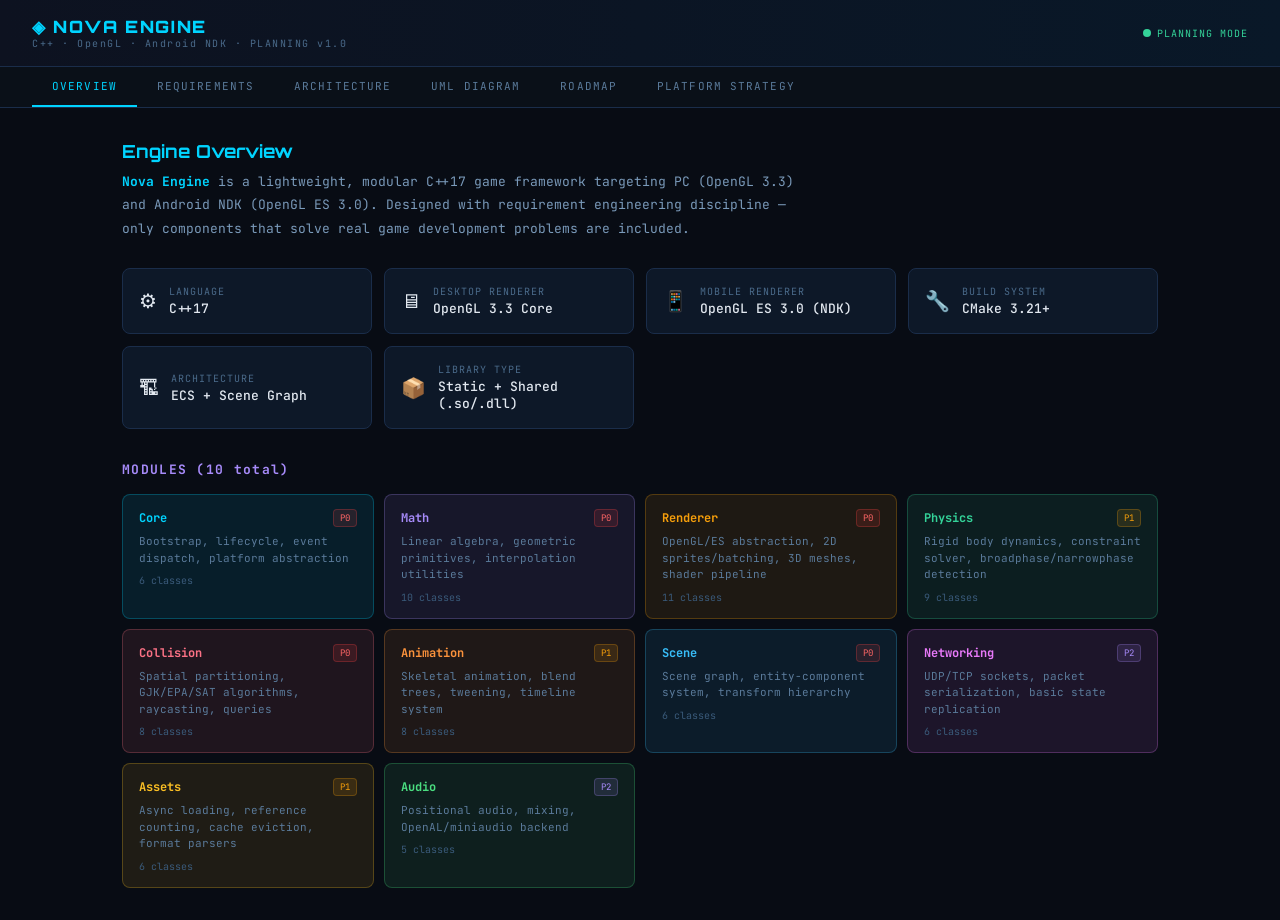
<file: C++/GameEngineCpp/doc/nova-game-engine/index.html>
<!DOCTYPE html>
<html>
  <head>
    <meta charset="UTF-8" />
    <title>JSX App</title>

    <!-- React -->
    <script src="./lib/react.development@18.3.1.js"></script>
    <script src="./lib/react-dom.development@18.3.1.js"></script>

    <!-- Babel -->
    <script src="./lib/babel.min@7.29.2.js"></script>
  </head>

  <body>
    <div id="root"></div>

    <!-- Your JSX file -->
    <script type="text/babel" src="./App.js"></script>
  </body>
</html>
</file>
<file: C++/GameEngineCpp/doc/styles.css>
/* ===================================
   GameEngineCpp Documentation Styles
   =================================== */

:root {
    --bg-primary: #0d1117;
    --bg-secondary: #161b22;
    --bg-tertiary: #21262d;
    --bg-hover: #30363d;
    
    --text-primary: #c9d1d9;
    --text-secondary: #8b949e;
    --text-muted: #6e7681;
    
    --accent-primary: #58a6ff;
    --accent-secondary: #1f6feb;
    --accent-success: #3fb950;
    --accent-warning: #d29922;
    --accent-danger: #f85149;
    
    --border-color: #30363d;
    --border-radius: 8px;
    
    --sidebar-width: 280px;
    --header-height: 60px;
    
    --font-mono: 'JetBrains Mono', 'Fira Code', 'Consolas', monospace;
    --font-sans: -apple-system, BlinkMacSystemFont, 'Segoe UI', Helvetica, Arial, sans-serif;
}

* {
    margin: 0;
    padding: 0;
    box-sizing: border-box;
}

html {
    scroll-behavior: smooth;
}

body {
    font-family: var(--font-sans);
    background: var(--bg-primary);
    color: var(--text-primary);
    line-height: 1.6;
    font-size: 15px;
}

/* ===================================
   App Layout
   =================================== */

.app {
    display: flex;
    min-height: 100vh;
}

/* ===================================
   Sidebar
   =================================== */

.sidebar {
    width: var(--sidebar-width);
    background: var(--bg-secondary);
    border-right: 1px solid var(--border-color);
    position: fixed;
    height: 100vh;
    overflow-y: auto;
    z-index: 100;
}

.sidebar-header {
    padding: 24px 20px;
    border-bottom: 1px solid var(--border-color);
}

.sidebar-header h1 {
    font-size: 1.25rem;
    font-weight: 700;
    color: var(--text-primary);
    margin-bottom: 4px;
}

.sidebar-header .version {
    font-size: 0.75rem;
    color: var(--accent-primary);
    font-family: var(--font-mono);
}

.sidebar-nav {
    padding: 16px 0;
}

.nav-section {
    margin-bottom: 8px;
}

.nav-section h2 {
    font-size: 0.7rem;
    font-weight: 600;
    text-transform: uppercase;
    letter-spacing: 0.05em;
    color: var(--text-muted);
    padding: 8px 20px;
    margin-top: 8px;
}

.nav-section ul {
    list-style: none;
}

.nav-section li a {
    display: block;
    padding: 8px 20px;
    color: var(--text-secondary);
    text-decoration: none;
    font-size: 0.9rem;
    transition: all 0.15s ease;
    border-left: 3px solid transparent;
}

.nav-section li a:hover {
    background: var(--bg-hover);
    color: var(--text-primary);
}

.nav-section li a.active {
    background: rgba(88, 166, 255, 0.1);
    color: var(--accent-primary);
    border-left-color: var(--accent-primary);
}

/* ===================================
   Main Content
   =================================== */

.content {
    flex: 1;
    margin-left: var(--sidebar-width);
    padding: 40px 60px 80px;
    max-width: 1200px;
}

.doc-section {
    margin-bottom: 80px;
    scroll-margin-top: 40px;
}

.doc-section h1 {
    font-size: 2.5rem;
    font-weight: 700;
    margin-bottom: 16px;
    color: var(--text-primary);
}

.doc-section h2 {
    font-size: 1.5rem;
    font-weight: 600;
    margin: 32px 0 16px;
    color: var(--text-primary);
}

.doc-section h3 {
    font-size: 1.1rem;
    font-weight: 600;
    margin: 20px 0 12px;
    color: var(--text-primary);
}

.doc-section h4 {
    font-size: 1rem;
    font-weight: 600;
    margin: 12px 0 8px;
    color: var(--text-secondary);
}

.lead {
    font-size: 1.1rem;
    color: var(--text-secondary);
    margin-bottom: 32px;
}

/* ===================================
   Feature Grid
   =================================== */

.feature-grid {
    display: grid;
    grid-template-columns: repeat(auto-fit, minmax(250px, 1fr));
    gap: 20px;
    margin: 32px 0;
}

.feature-card {
    background: var(--bg-secondary);
    border: 1px solid var(--border-color);
    border-radius: var(--border-radius);
    padding: 24px;
    transition: all 0.2s ease;
}

.feature-card:hover {
    border-color: var(--accent-primary);
    transform: translateY(-2px);
}

.feature-icon {
    font-size: 2rem;
    margin-bottom: 12px;
}

.feature-card h3 {
    margin: 0 0 8px;
    color: var(--text-primary);
}

.feature-card p {
    font-size: 0.9rem;
    color: var(--text-secondary);
}

/* ===================================
   UML Diagrams
   =================================== */

.uml-container {
    background: var(--bg-secondary);
    border: 1px solid var(--border-color);
    border-radius: var(--border-radius);
    padding: 24px;
    margin: 24px 0;
    overflow-x: auto;
}

.uml-container h3 {
    margin-top: 0;
    color: var(--text-secondary);
    font-size: 0.9rem;
    text-transform: uppercase;
    letter-spacing: 0.05em;
}

.uml-diagram {
    width: 100%;
    max-width: 100%;
    min-height: 200px;
}

.uml-class {
    fill: var(--bg-tertiary);
    stroke: var(--accent-primary);
    stroke-width: 2;
    rx: 4;
}

.uml-class-primary {
    fill: var(--bg-tertiary);
    stroke: var(--accent-success);
    stroke-width: 2;
    rx: 4;
}

.uml-title {
    fill: var(--text-primary);
    font-size: 14px;
    font-weight: 600;
    text-anchor: middle;
}

.uml-member {
    fill: var(--text-secondary);
    font-size: 11px;
    font-family: var(--font-mono);
}

.uml-divider {
    stroke: var(--border-color);
    stroke-width: 1;
}

.uml-line {
    stroke: var(--text-muted);
    stroke-width: 1.5;
}

.uml-line-dashed {
    stroke: var(--text-muted);
    stroke-width: 1.5;
    stroke-dasharray: 5, 5;
}

.uml-note {
    fill: var(--text-muted);
    font-size: 11px;
    font-style: italic;
    text-anchor: middle;
}

/* ===================================
   Code Blocks
   =================================== */

.code-block {
    background: var(--bg-secondary);
    border: 1px solid var(--border-color);
    border-radius: var(--border-radius);
    padding: 20px;
    margin: 16px 0;
    overflow-x: auto;
    font-family: var(--font-mono);
    font-size: 0.85rem;
    line-height: 1.5;
    color: var(--text-primary);
    white-space: pre;
}

.code-block code {
    font-family: inherit;
}

/* ===================================
   Syntax Highlighting (CLion-inspired)
   =================================== */

.hl-keyword { color: #4B8BFF; font-weight: 500; }
.hl-type { color: #6CAF45; }
.hl-namespace { color: #C678DD; }
.hl-string { color: #E66E33; }
.hl-comment { color: #808080; font-style: italic; }
.hl-number { color: #4B8BFF; }
.hl-function { color: #C678DD; }
.hl-preprocessor { color: #9B59B6; }
.hl-angle { color: #6CAF45; }

/* ===================================
   Info Boxes
   =================================== */

.info-box {
    padding: 16px 20px;
    border-radius: var(--border-radius);
    margin: 20px 0;
    border-left: 4px solid;
}

.info-box.tip {
    background: rgba(63, 185, 80, 0.1);
    border-color: var(--accent-success);
}

.info-box.warning {
    background: rgba(210, 153, 34, 0.1);
    border-color: var(--accent-warning);
}

.info-box.info {
    background: rgba(88, 166, 255, 0.1);
    border-color: var(--accent-primary);
}

.info-box strong {
    color: var(--accent-warning);
}

.info-box.tip strong {
    color: var(--accent-success);
}

.info-box.info strong {
    color: var(--accent-primary);
}

/* ===================================
   Feature Lists
   =================================== */

.feature-list {
    list-style: none;
    margin: 16px 0;
}

.feature-list li {
    padding: 8px 0;
    padding-left: 24px;
    position: relative;
    color: var(--text-secondary);
}

.feature-list li::before {
    content: "→";
    position: absolute;
    left: 0;
    color: var(--accent-primary);
}

/* ===================================
   Two Column Layout
   =================================== */

.two-column {
    display: grid;
    grid-template-columns: 1fr 1fr;
    gap: 24px;
    margin: 20px 0;
}

@media (max-width: 768px) {
    .two-column {
        grid-template-columns: 1fr;
    }
}

/* ===================================
   Component Cards
   =================================== */

.component-grid {
    display: grid;
    grid-template-columns: repeat(auto-fit, minmax(200px, 1fr));
    gap: 16px;
    margin: 20px 0;
}

.component-card,
.component-item {
    background: var(--bg-secondary);
    border: 1px solid var(--border-color);
    border-radius: var(--border-radius);
    padding: 16px;
}

.component-card h3,
.component-item h3 {
    margin: 0 0 8px;
    font-size: 1rem;
    color: var(--accent-primary);
}

.component-card p,
.component-item p {
    font-size: 0.85rem;
    color: var(--text-secondary);
    margin: 0;
}

.component-list .component-item {
    border-left: 3px solid var(--accent-primary);
}

/* ===================================
   Pipeline Flow
   =================================== */

.pipeline-flow {
    display: flex;
    align-items: center;
    gap: 8px;
    margin: 24px 0;
    overflow-x: auto;
    padding: 8px 0;
}

.pipeline-stage {
    background: var(--bg-secondary);
    border: 1px solid var(--border-color);
    border-radius: var(--border-radius);
    padding: 16px;
    min-width: 140px;
    text-align: center;
}

.stage-number {
    width: 28px;
    height: 28px;
    background: var(--accent-primary);
    color: var(--bg-primary);
    border-radius: 50%;
    display: flex;
    align-items: center;
    justify-content: center;
    font-weight: 700;
    font-size: 0.85rem;
    margin: 0 auto 12px;
}

.stage-content h4 {
    margin: 0 0 4px;
    font-size: 0.9rem;
}

.stage-content p {
    font-size: 0.75rem;
    color: var(--text-muted);
    margin: 0;
}

.pipeline-arrow {
    color: var(--text-muted);
    font-size: 1.2rem;
}

/* ===================================
   System Flow
   =================================== */

.system-flow {
    display: flex;
    flex-direction: column;
    gap: 12px;
    margin: 20px 0;
}

.system-box {
    background: var(--bg-secondary);
    border: 1px solid var(--border-color);
    border-radius: var(--border-radius);
    padding: 16px 20px;
    border-left: 4px solid var(--accent-secondary);
}

.system-box h3 {
    margin: 0 0 4px;
    font-size: 1rem;
    color: var(--accent-primary);
}

.system-box p {
    margin: 0;
    font-size: 0.85rem;
    color: var(--text-secondary);
}

/* ===================================
   Shape Grid
   =================================== */

.shape-grid {
    display: grid;
    grid-template-columns: repeat(auto-fit, minmax(150px, 1fr));
    gap: 16px;
    margin: 20px 0;
}

.shape-card {
    background: var(--bg-secondary);
    border: 1px solid var(--border-color);
    border-radius: var(--border-radius);
    padding: 20px;
    text-align: center;
}

.shape-icon {
    font-size: 2.5rem;
    margin-bottom: 12px;
    color: var(--accent-primary);
}

.shape-card h3 {
    margin: 0 0 8px;
    font-size: 1rem;
}

.shape-card p {
    font-size: 0.8rem;
    color: var(--text-secondary);
    margin: 0;
}

/* ===================================
   Shader Types
   =================================== */

.shader-types {
    display: grid;
    grid-template-columns: repeat(auto-fit, minmax(200px, 1fr));
    gap: 16px;
    margin: 20px 0;
}

.shader-card {
    background: var(--bg-secondary);
    border: 1px solid var(--border-color);
    border-radius: var(--border-radius);
    padding: 20px;
}

.shader-card h3 {
    margin: 0 0 8px;
    font-size: 1rem;
    color: var(--accent-success);
}

.shader-card p {
    font-size: 0.85rem;
    color: var(--text-secondary);
    margin: 0;
}

/* ===================================
   Concept Cards
   =================================== */

.concept-cards {
    display: grid;
    grid-template-columns: repeat(auto-fit, minmax(200px, 1fr));
    gap: 20px;
    margin: 24px 0;
}

.concept-card {
    background: var(--bg-secondary);
    border: 1px solid var(--border-color);
    border-radius: var(--border-radius);
    padding: 24px;
    text-align: center;
}

.concept-card h3 {
    margin: 0 0 12px;
    font-size: 1.2rem;
    color: var(--accent-primary);
}

.concept-card p {
    margin: 0 0 12px;
    font-size: 0.9rem;
    color: var(--text-secondary);
}

.concept-card code {
    background: var(--bg-tertiary);
    padding: 4px 8px;
    border-radius: 4px;
    font-family: var(--font-mono);
    font-size: 0.85rem;
    color: var(--accent-success);
}

/* ===================================
   Architecture Layers
   =================================== */

.arch-layers {
    display: flex;
    flex-direction: column;
    gap: 12px;
    margin: 24px 0;
}

.layer {
    background: var(--bg-secondary);
    border: 1px solid var(--border-color);
    border-radius: var(--border-radius);
    padding: 20px 24px;
    border-left: 4px solid var(--accent-primary);
    cursor: pointer;
    transition: all 0.2s ease;
}

.layer:hover {
    background: var(--bg-tertiary);
    transform: translateX(4px);
}

.layer h3 {
    margin: 0 0 4px;
    font-size: 1rem;
    color: var(--accent-primary);
}

.layer p {
    margin: 0;
    font-size: 0.85rem;
    color: var(--text-secondary);
}

/* ===================================
   Flow Diagram
   =================================== */

.flow-diagram {
    display: flex;
    align-items: center;
    gap: 16px;
    margin: 24px 0;
    flex-wrap: wrap;
}

.flow-box {
    background: var(--bg-secondary);
    border: 1px solid var(--border-color);
    border-radius: var(--border-radius);
    padding: 12px 20px;
    font-weight: 500;
}

.flow-arrow {
    color: var(--text-muted);
    font-size: 1.2rem;
}

/* ===================================
   Format Grid
   =================================== */

.format-grid {
    display: grid;
    grid-template-columns: repeat(auto-fit, minmax(180px, 1fr));
    gap: 16px;
    margin: 20px 0;
}

.format-card {
    background: var(--bg-secondary);
    border: 1px solid var(--border-color);
    border-radius: var(--border-radius);
    padding: 20px;
}

.format-card h3 {
    margin: 0 0 8px;
    font-size: 1rem;
    color: var(--accent-warning);
}

.format-card p {
    margin: 0;
    font-size: 0.85rem;
    color: var(--text-secondary);
    font-family: var(--font-mono);
}

/* ===================================
   Footer
   =================================== */

.doc-footer {
    margin-top: 60px;
    padding-top: 24px;
    border-top: 1px solid var(--border-color);
    text-align: center;
    color: var(--text-muted);
    font-size: 0.85rem;
}

.doc-footer a {
    color: var(--accent-primary);
    text-decoration: none;
}

.doc-footer a:hover {
    text-decoration: underline;
}

/* ===================================
   Scrollbar
   =================================== */

::-webkit-scrollbar {
    width: 8px;
    height: 8px;
}

::-webkit-scrollbar-track {
    background: var(--bg-primary);
}

::-webkit-scrollbar-thumb {
    background: var(--bg-hover);
    border-radius: 4px;
}

::-webkit-scrollbar-thumb:hover {
    background: var(--text-muted);
}

/* ===================================
   Responsive
   =================================== */

@media (max-width: 1024px) {
    .sidebar {
        transform: translateX(-100%);
        transition: transform 0.3s ease;
    }
    
    .sidebar.open {
        transform: translateX(0);
    }
    
    .content {
        margin-left: 0;
        padding: 24px;
    }
}

@media (max-width: 768px) {
    .doc-section h1 {
        font-size: 2rem;
    }
    
    .feature-grid {
        grid-template-columns: 1fr;
    }
    
    .pipeline-flow {
        flex-wrap: wrap;
    }
    
    .pipeline-arrow {
        display: none;
    }
}

/* ===================================
   Tooltip
   =================================== */

.uml-tooltip {
    position: fixed;
    background: var(--bg-tertiary);
    color: var(--text-primary);
    padding: 8px 12px;
    border-radius: 4px;
    font-size: 0.85rem;
    font-weight: 500;
    pointer-events: none;
    z-index: 1000;
    opacity: 0;
    transition: opacity 0.2s ease;
    border: 1px solid var(--border-color);
    box-shadow: 0 4px 12px rgba(0, 0, 0, 0.3);
}

/* ===================================
   Search Input
   =================================== */

.search-input {
    width: 100%;
    padding: 12px 16px;
    background: var(--bg-tertiary);
    border: 1px solid var(--border-color);
    border-radius: var(--border-radius);
    color: var(--text-primary);
    font-size: 0.9rem;
    margin-bottom: 16px;
}

.search-input:focus {
    outline: none;
    border-color: var(--accent-primary);
}

.search-input::placeholder {
    color: var(--text-muted);
}

/* ===================================
   Print Button
   =================================== */

.print-button {
    position: fixed;
    bottom: 24px;
    right: 24px;
    background: var(--accent-primary);
    color: var(--bg-primary);
    border: none;
    padding: 12px 20px;
    border-radius: 50px;
    font-weight: 600;
    cursor: pointer;
    transition: all 0.2s ease;
    box-shadow: 0 4px 12px rgba(88, 166, 255, 0.3);
    z-index: 100;
}

.print-button:hover {
    transform: translateY(-2px);
    box-shadow: 0 6px 16px rgba(88, 166, 255, 0.4);
}

/* ===================================
   Reading Progress
   =================================== */

.reading-progress {
    position: fixed;
    top: 0;
    left: 0;
    height: 3px;
    background: linear-gradient(90deg, var(--accent-primary), var(--accent-success));
    z-index: 1000;
    transition: width 0.1s ease;
}

/* ===================================
   Highlight
   =================================== */

.highlight {
    background: rgba(210, 153, 34, 0.3);
    padding: 2px 4px;
    border-radius: 2px;
}

/* ===================================
   Mobile Menu Toggle
   =================================== */

.menu-toggle {
    display: none;
    position: fixed;
    top: 16px;
    left: 16px;
    background: var(--bg-secondary);
    border: 1px solid var(--border-color);
    color: var(--text-primary);
    padding: 8px 12px;
    border-radius: 4px;
    cursor: pointer;
    z-index: 200;
}

@media (max-width: 1024px) {
    .menu-toggle {
        display: block;
    }
}

/* ===================================
   Print Styles
   =================================== */

@media print {
    .sidebar,
    .print-button,
    .reading-progress,
    .menu-toggle {
        display: none !important;
    }
    
    .content {
        margin-left: 0;
        padding: 20px;
    }
    
    .doc-section {
        page-break-inside: avoid;
        margin-bottom: 40px;
    }
    
    .uml-container {
        page-break-inside: avoid;
    }
    
    .feature-card,
    .component-card {
        page-break-inside: avoid;
    }
    
    body {
        background: white;
        color: black;
    }
    
    .code-block {
        background: #f5f5f5;
        border: 1px solid #ddd;
    }
}
</file>
